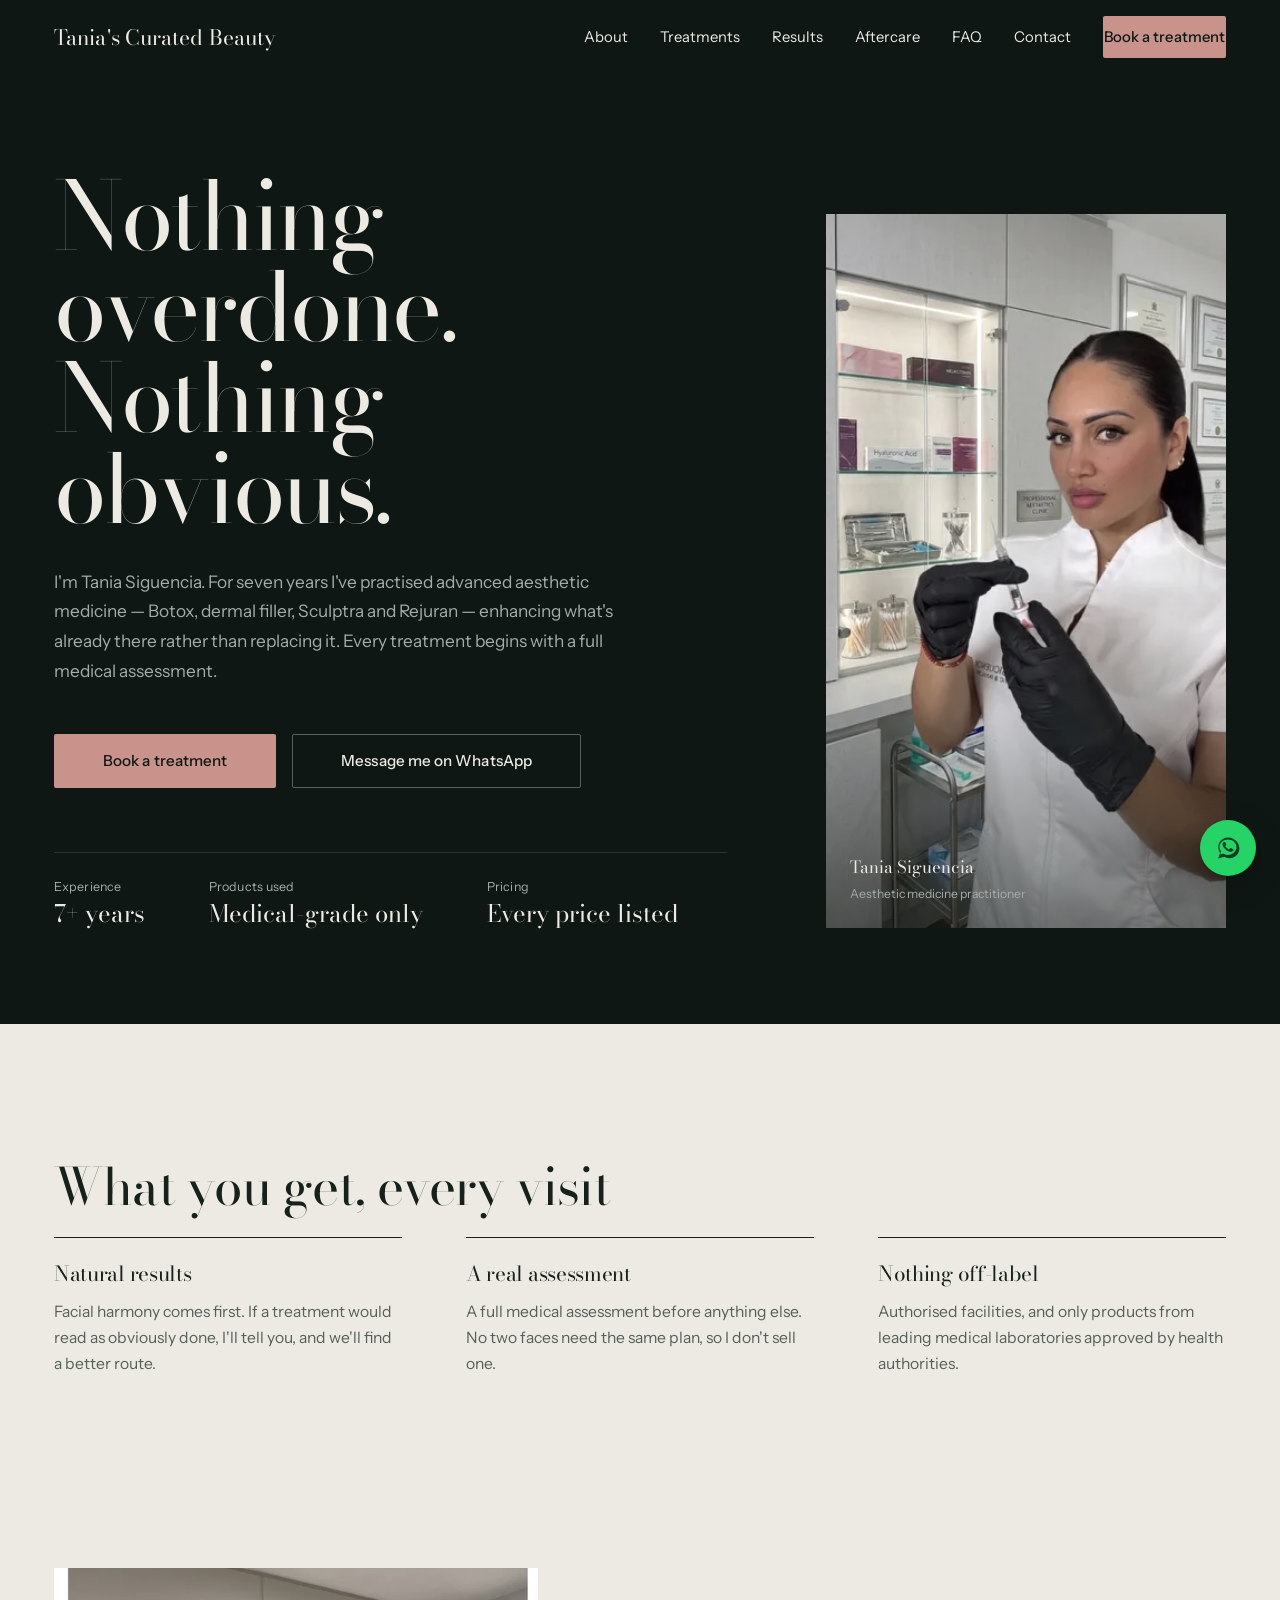
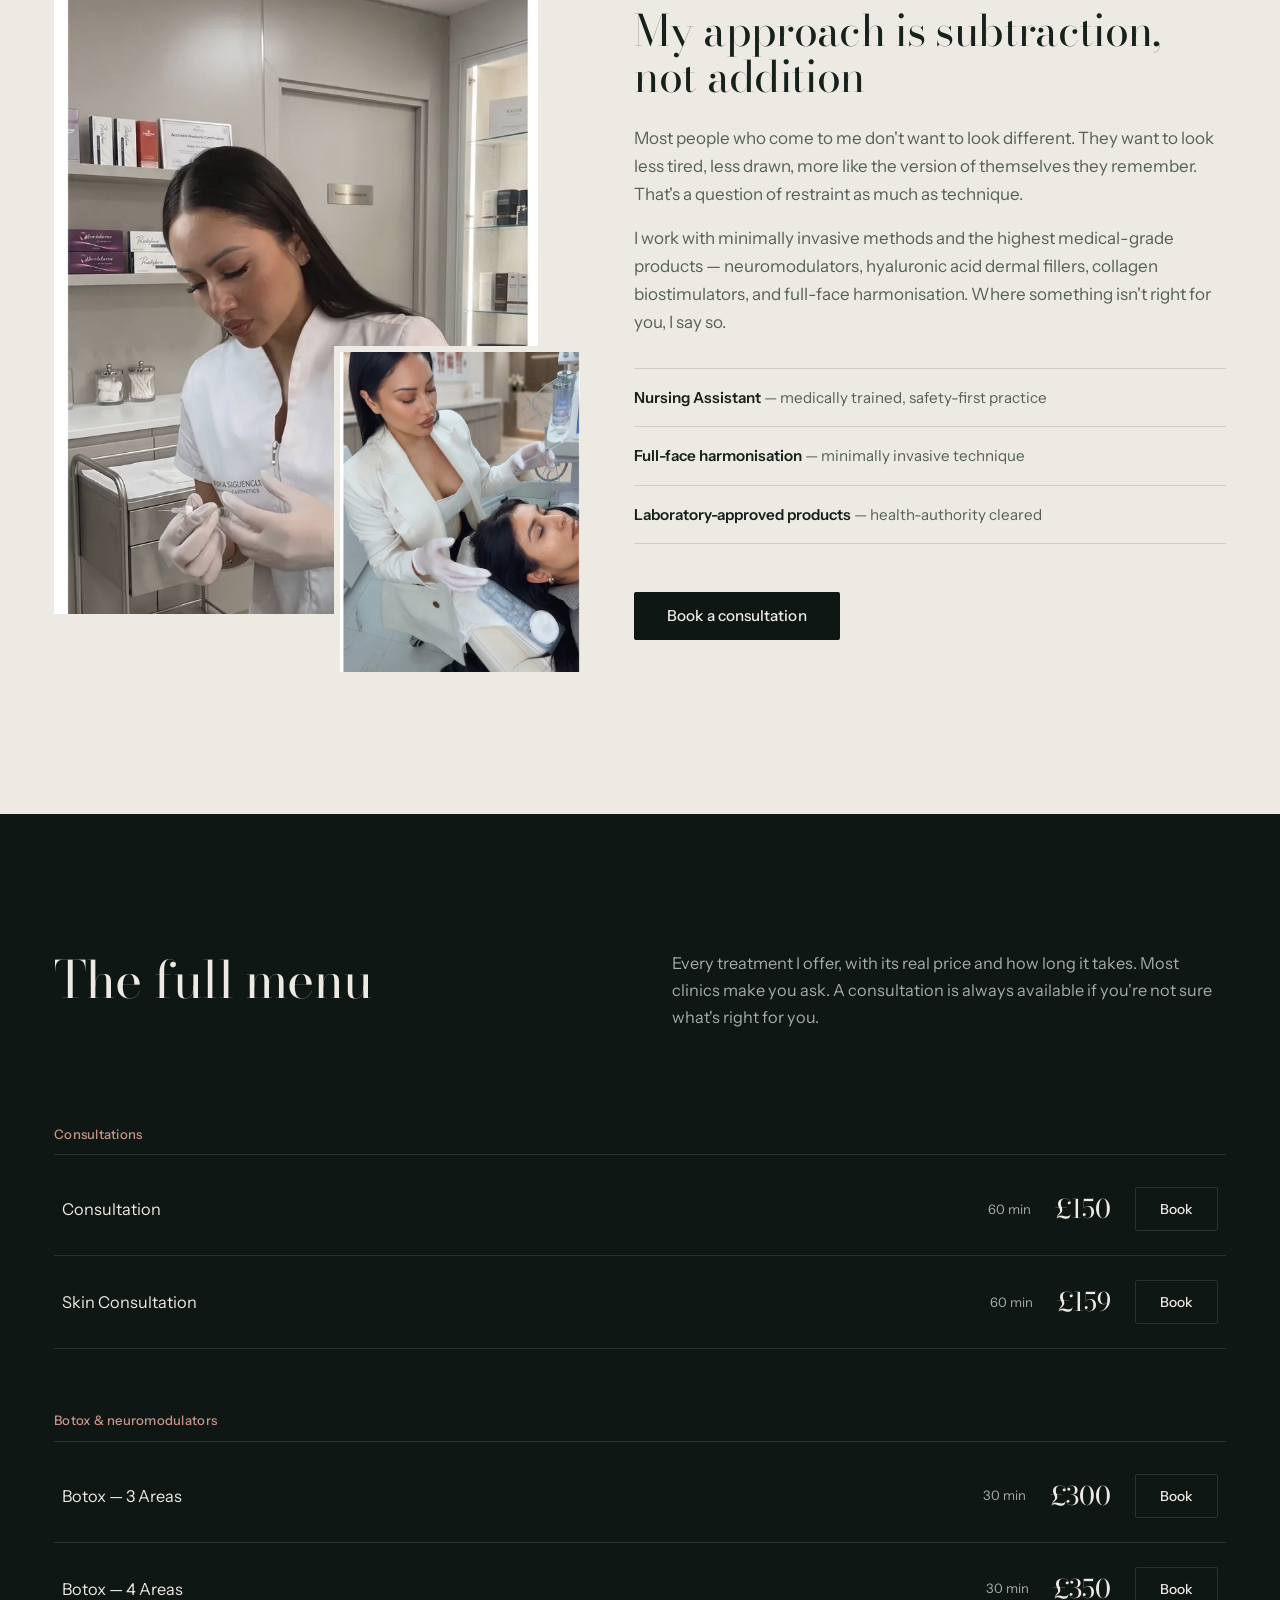
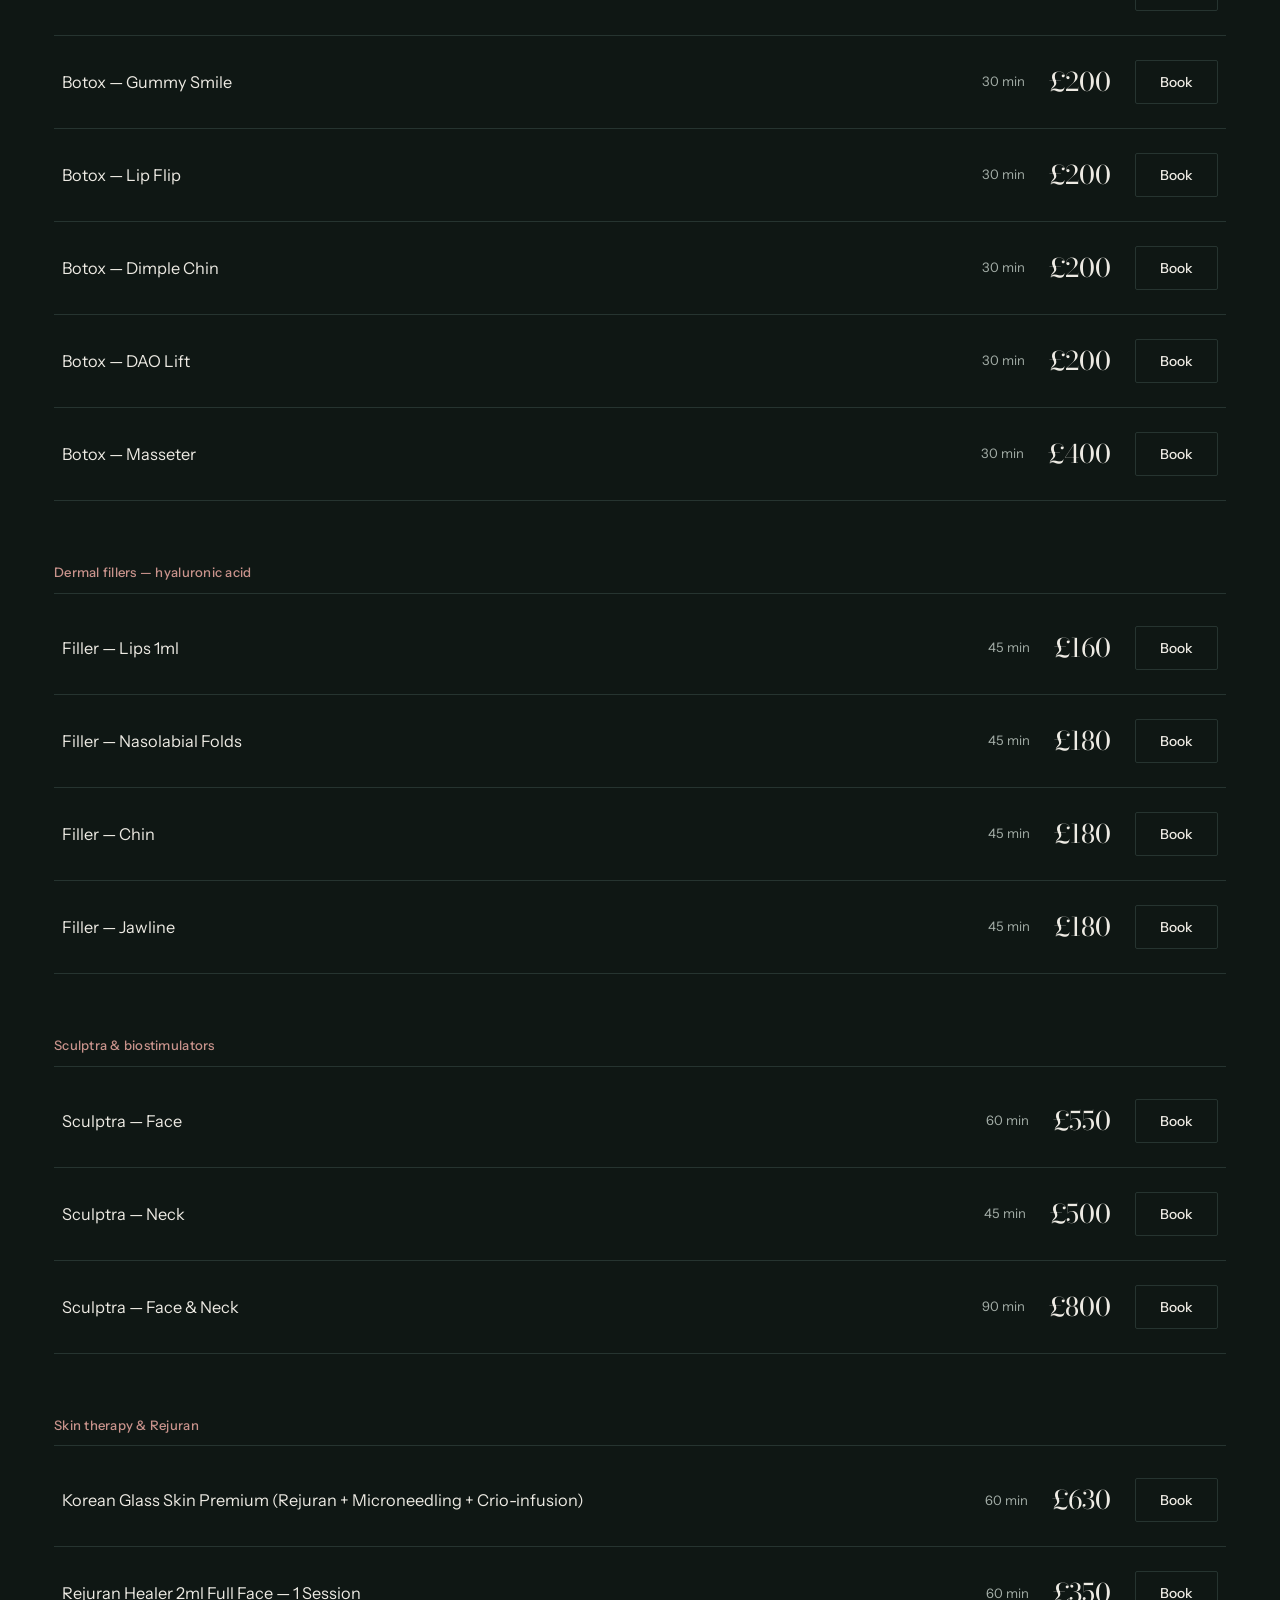
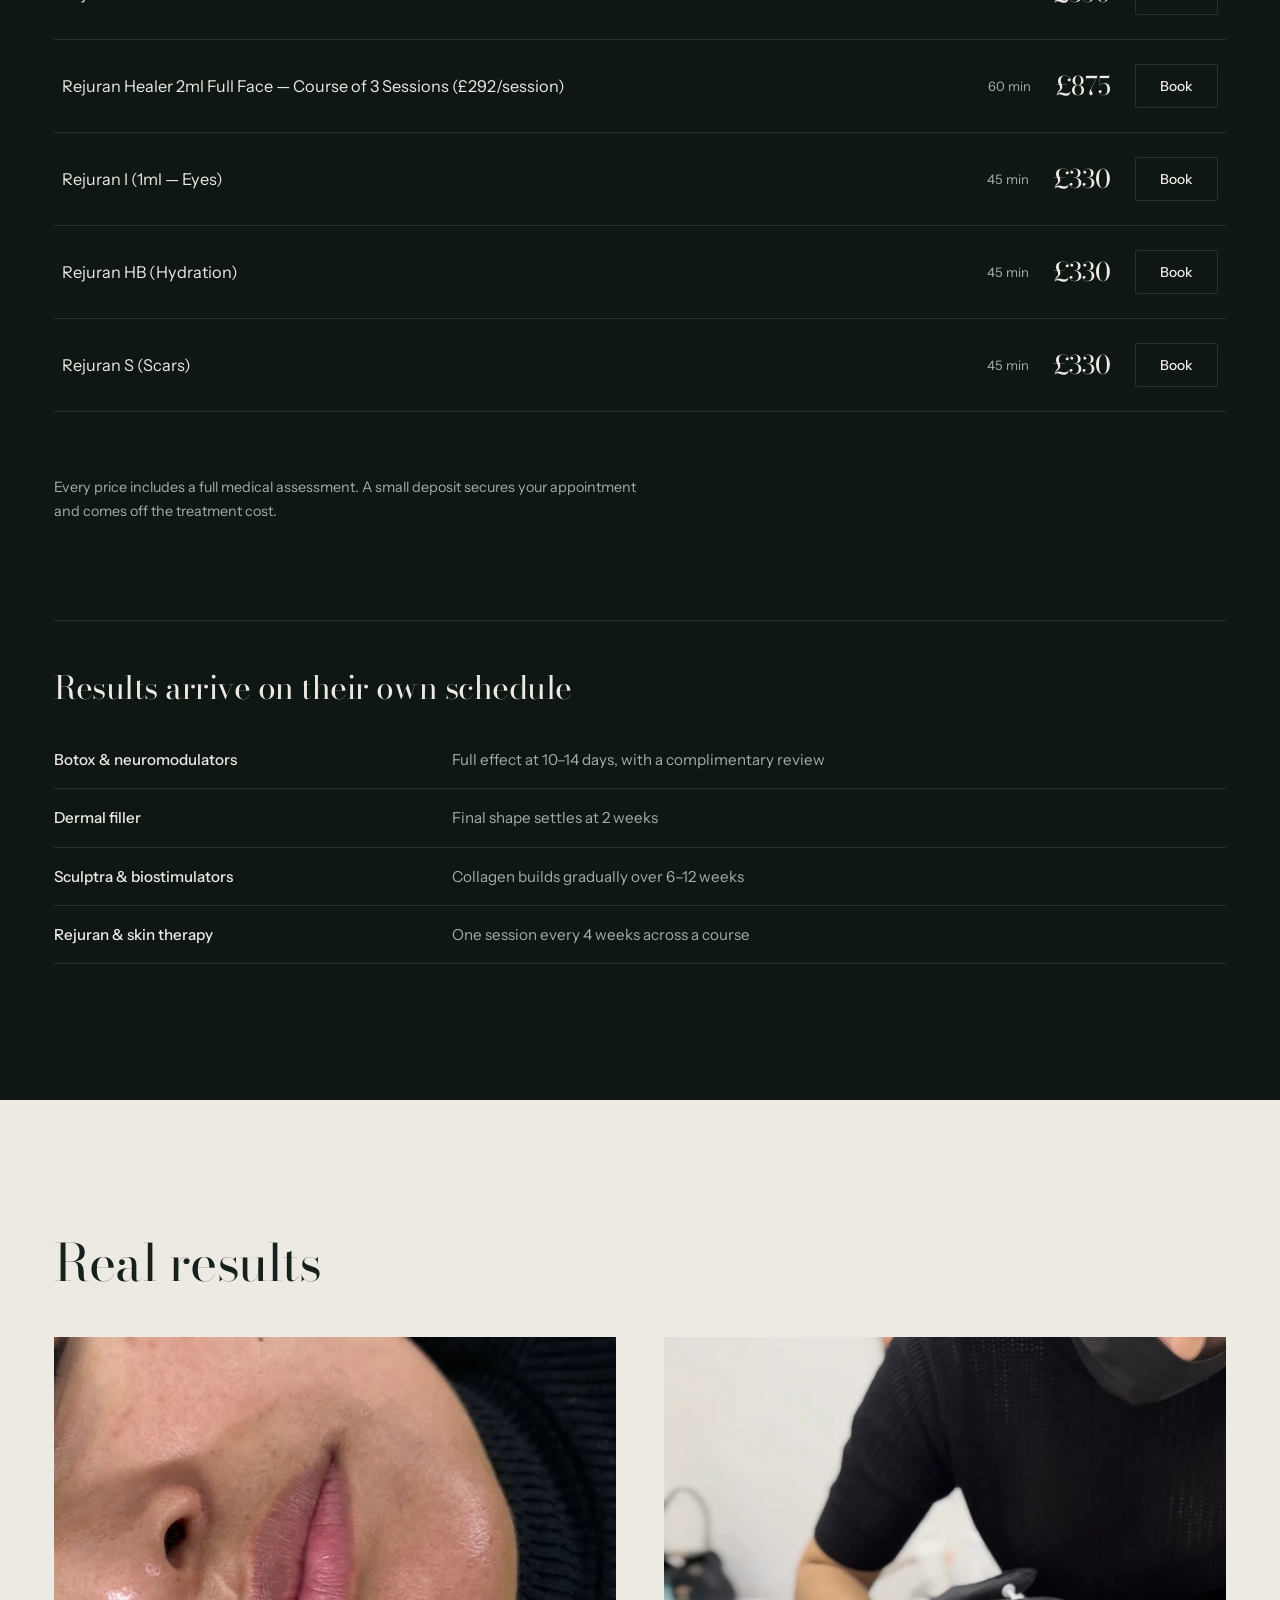
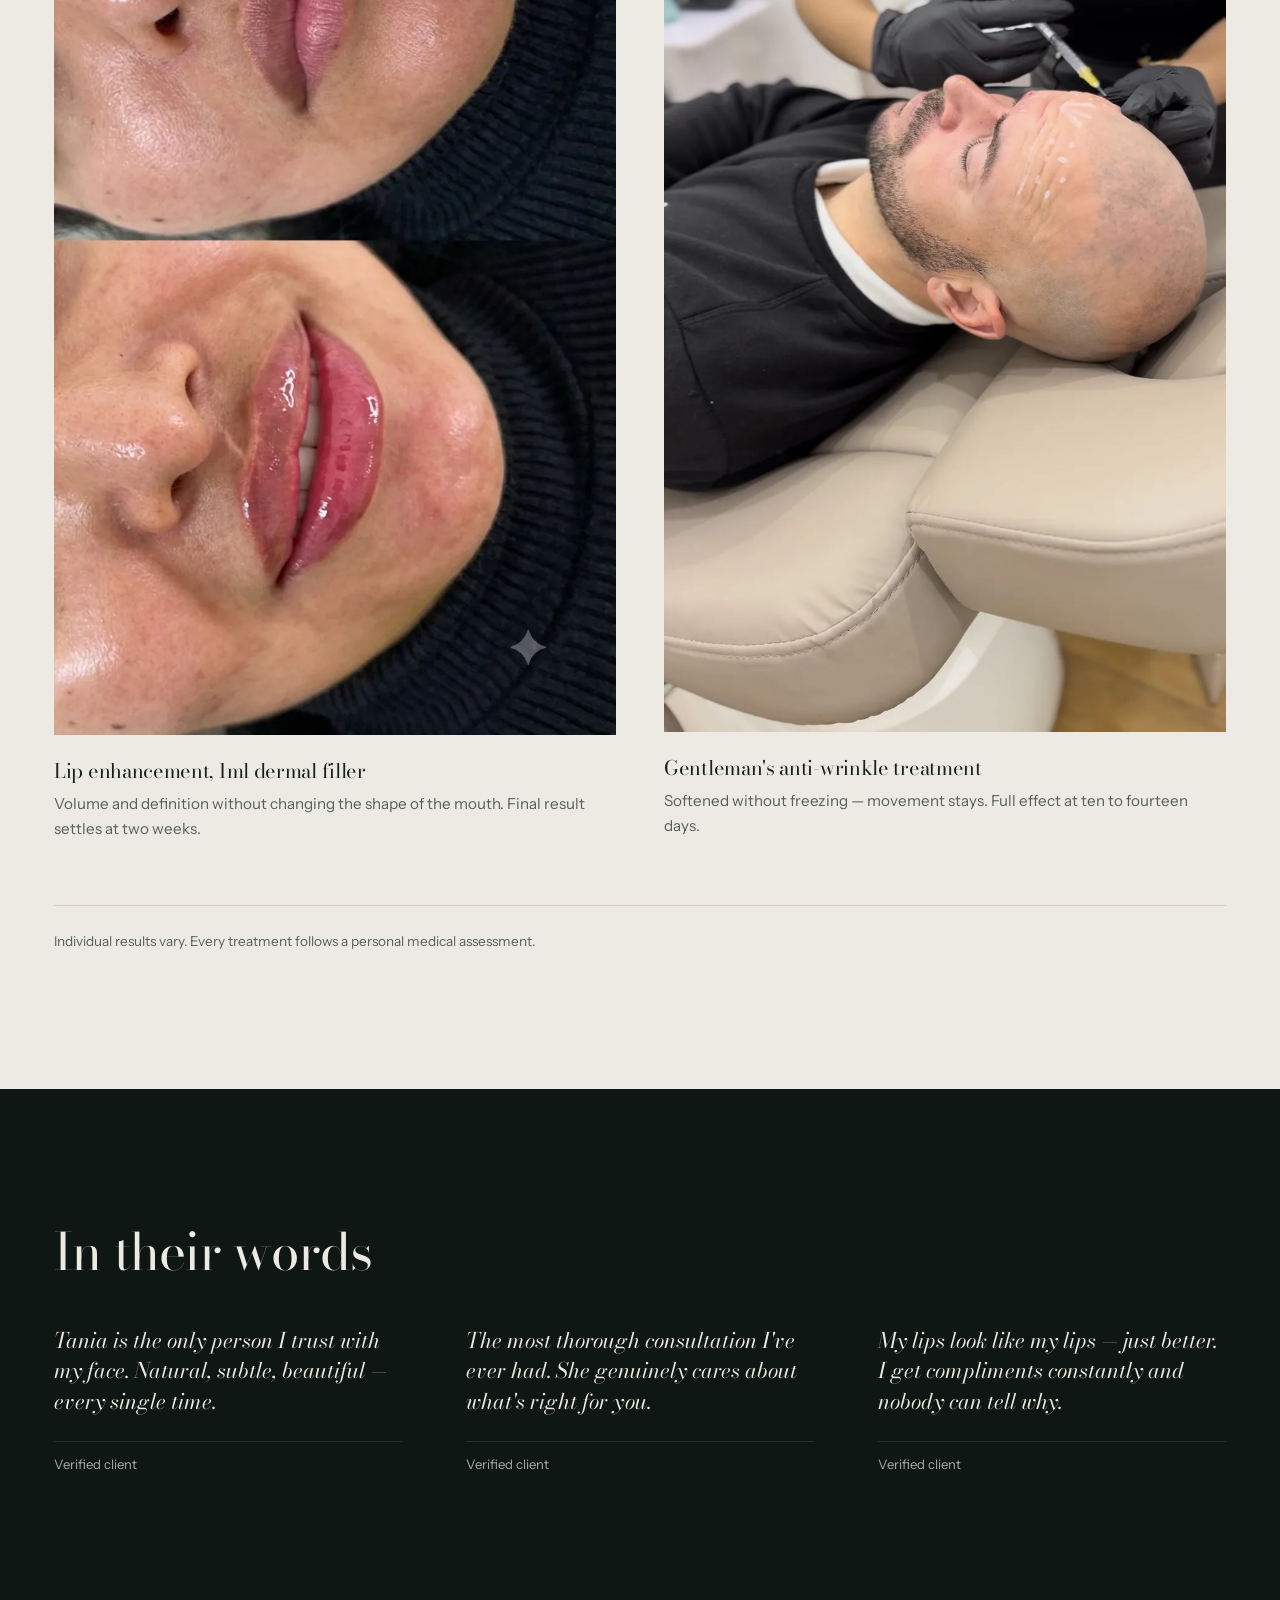
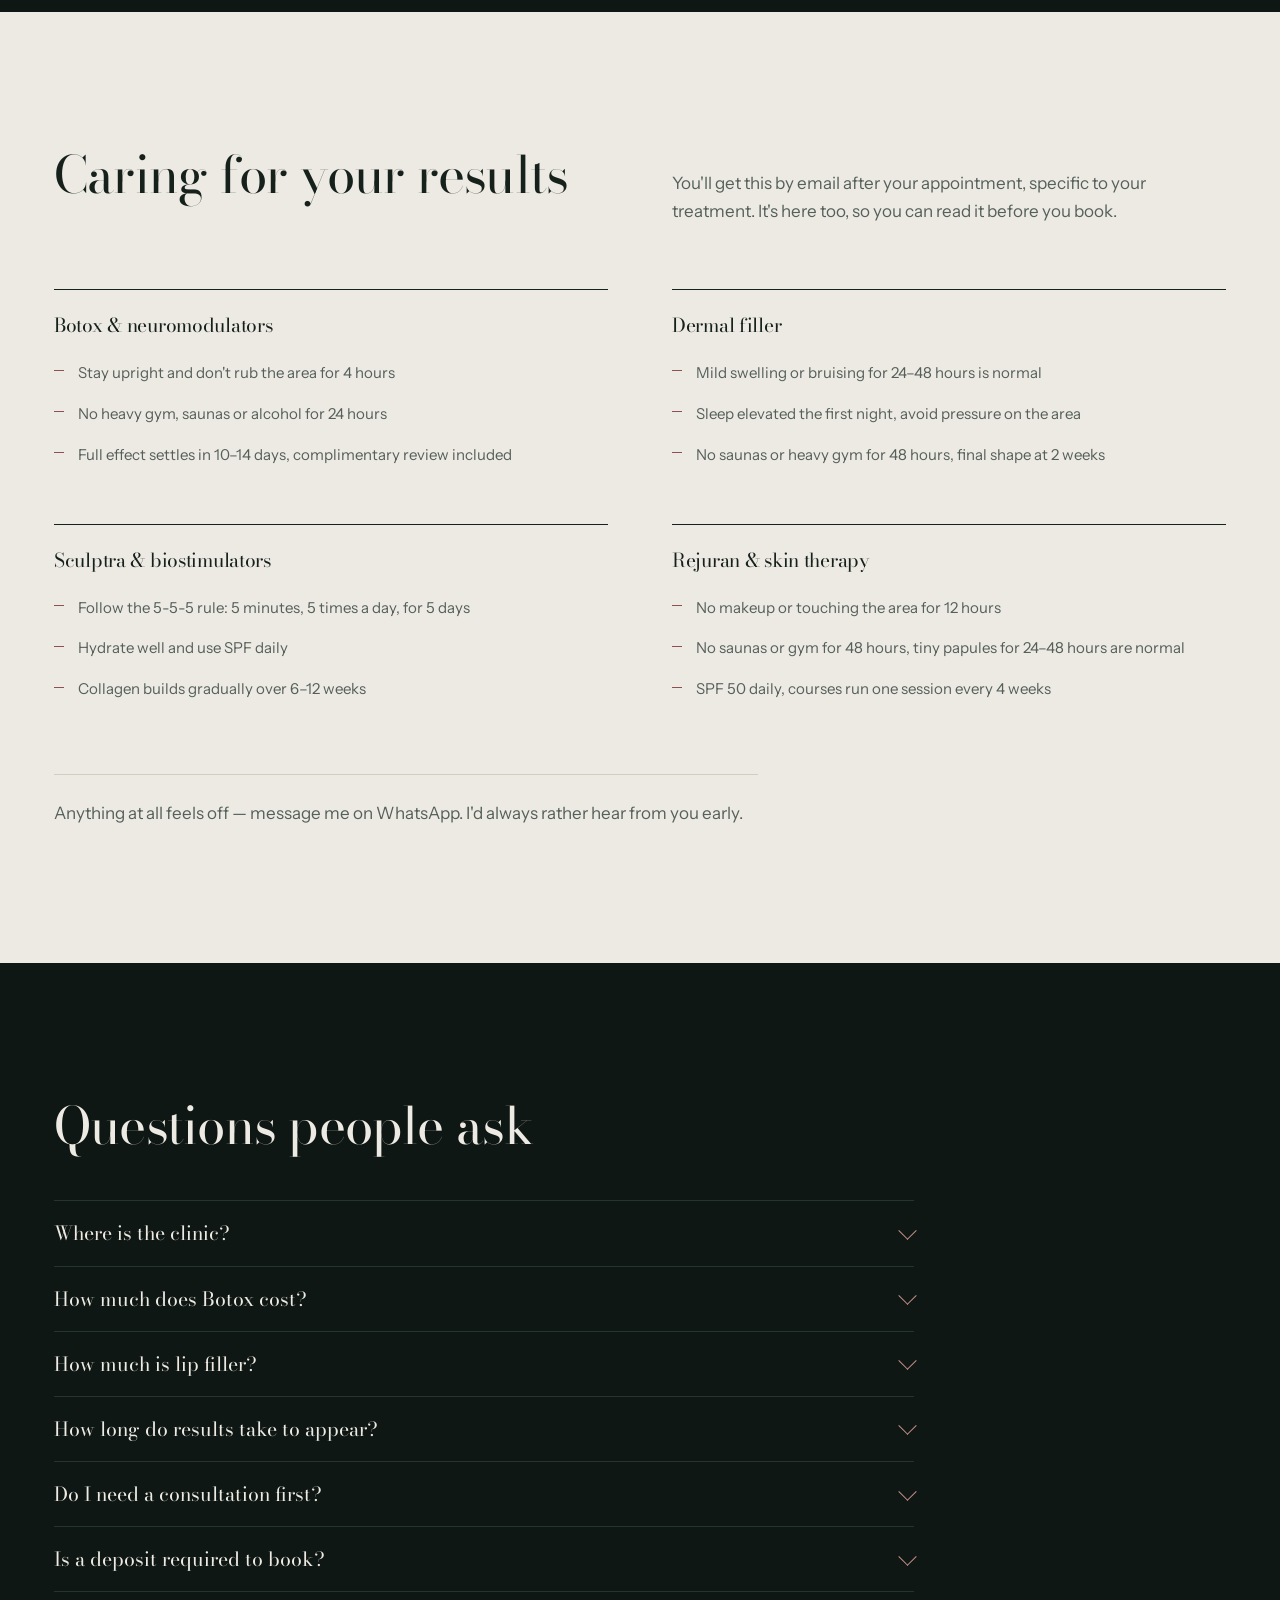
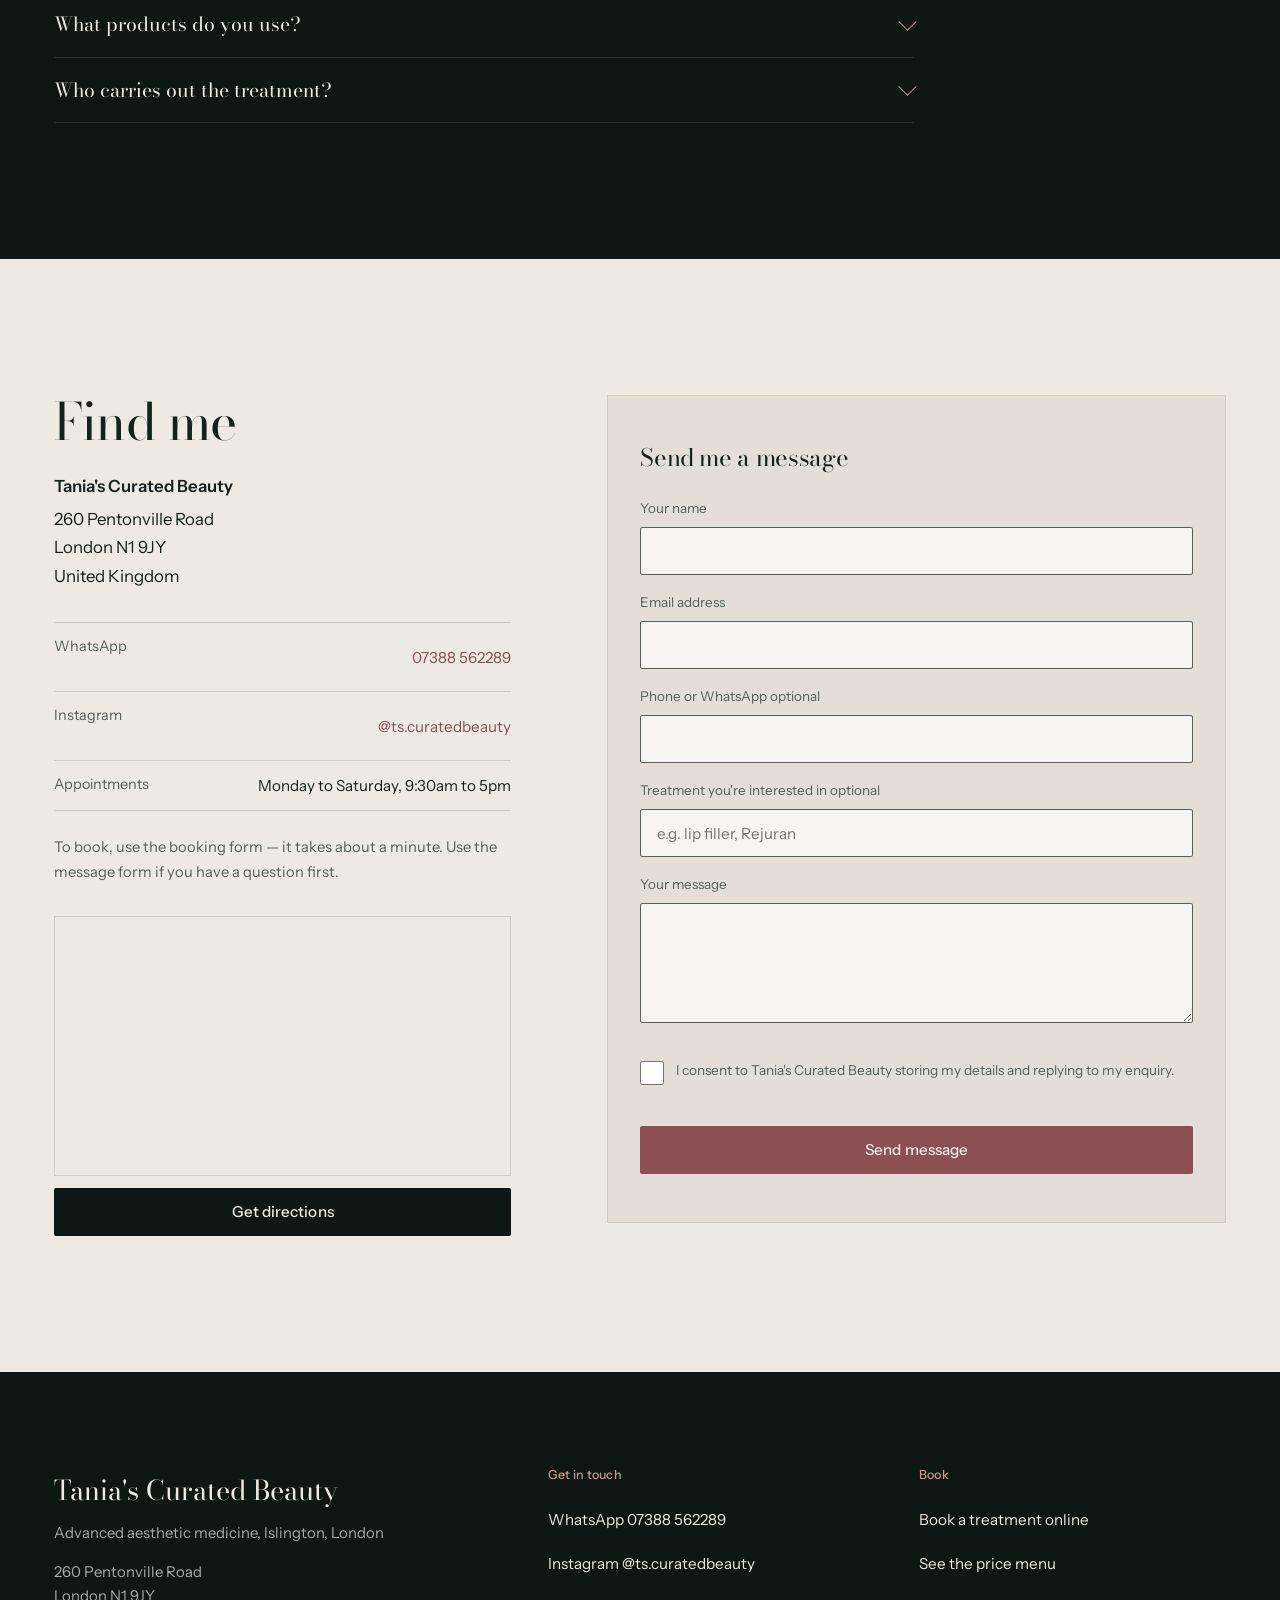
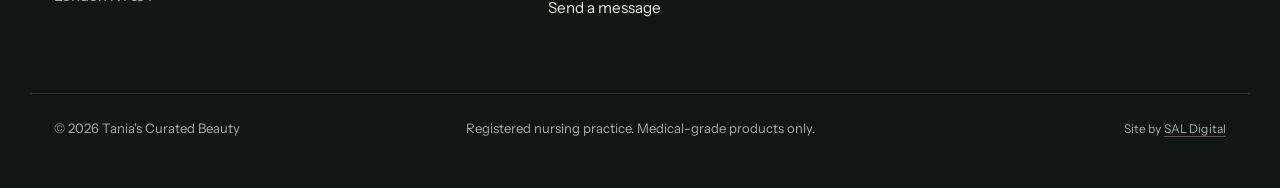
<file: index.html>
<!DOCTYPE html>
<html lang="en-GB">
<head>
<meta charset="UTF-8">
<meta name="viewport" content="width=device-width, initial-scale=1.0">
<title>Botox, Filler &amp; Rejuran in Islington, London | Tania's Curated Beauty</title>
<meta name="description" content="Advanced aesthetic medicine at 260 Pentonville Road, London N1 9JY. Botox from £200, lip filler from £160, Sculptra and Rejuran — every price listed, every treatment after a full medical assessment. Book online or on WhatsApp.">
<link rel="canonical" href="https://imsal007.github.io/ts.curatedbeauty/">
<meta name="theme-color" content="#0F1714">

<meta name="geo.region" content="GB-ISL">
<meta name="geo.placename" content="Islington, London">

<meta property="og:type" content="website">
<meta property="og:title" content="Botox, Filler &amp; Rejuran in Islington, London | Tania's Curated Beauty">
<meta property="og:description" content="Advanced aesthetic medicine at 260 Pentonville Road, London N1 9JY. Every price listed, every treatment after a full medical assessment.">
<meta property="og:url" content="https://imsal007.github.io/ts.curatedbeauty/">
<meta property="og:image" content="https://imsal007.github.io/ts.curatedbeauty/assets/tania-portrait.png">
<meta property="og:locale" content="en_GB">
<meta property="og:site_name" content="Tania's Curated Beauty">
<meta name="twitter:card" content="summary_large_image">

<link rel="icon" href="assets/favicon.svg" type="image/svg+xml">
<link rel="preconnect" href="https://fonts.googleapis.com">
<link rel="preconnect" href="https://fonts.gstatic.com" crossorigin>
<link href="https://fonts.googleapis.com/css2?family=Bodoni+Moda:ital,opsz,wght@0,6..96,400;0,6..96,500;1,6..96,400&family=Instrument+Sans:wght@400;500;600&display=swap" rel="stylesheet">
<link rel="stylesheet" href="styles.css">
</head>
<body>

<a class="skip-link" href="#main">Skip to content</a>

<!-- ============ MASTHEAD ============ -->
<header class="masthead" id="top">
  <div class="shell masthead-inner">
    <a href="#top" class="wordmark">Tania's Curated Beauty</a>
    <nav class="nav" id="mainNav" aria-label="Main">
      <a href="#about">About</a>
      <a href="#treatments">Treatments</a>
      <a href="#results">Results</a>
      <a href="#aftercare">Aftercare</a>
      <a href="#faq">FAQ</a>
      <a href="#contact-form">Contact</a>
      <a href="#" class="btn btn-accent nav-book" data-book="">Book a treatment</a>
    </nav>
    <button class="nav-toggle" id="navToggle" aria-label="Open menu" aria-expanded="false" aria-controls="mainNav">
      <span></span><span></span>
    </button>
  </div>
</header>

<main id="main">

<!-- ============ HERO ============ -->
<section class="hero">
  <div class="shell hero-grid">
    <div class="hero-copy">
      <h1 class="hero-title">Nothing overdone.<br>Nothing obvious.</h1>
      <p class="hero-lead">I'm Tania Siguencia. For seven years I've practised advanced aesthetic medicine — Botox, dermal filler, Sculptra and Rejuran — enhancing what's already there rather than replacing it. Every treatment begins with a full medical assessment.</p>
      <div class="hero-ctas">
        <a href="#" class="btn btn-accent btn-lg" data-book="">Book a treatment</a>
        <a href="https://wa.me/447388562289?text=Hi%20Tania%2C%20I%27d%20like%20to%20book%20a%20treatment." class="btn btn-quiet btn-lg" target="_blank" rel="noopener">Message me on WhatsApp</a>
      </div>
      <dl class="facts">
        <div class="fact">
          <dt>Experience</dt>
          <dd>7+ years</dd>
        </div>
        <div class="fact">
          <dt>Products used</dt>
          <dd>Medical-grade only</dd>
        </div>
        <div class="fact">
          <dt>Pricing</dt>
          <dd>Every price listed</dd>
        </div>
      </dl>
    </div>
    <figure class="hero-figure">
      <picture>
        <source srcset="assets/tania-portrait.webp" type="image/webp">
        <img src="assets/tania-portrait.png" width="359" height="640" alt="Tania Siguencia, aesthetic medicine practitioner" fetchpriority="high" decoding="async">
      </picture>
      <figcaption>Tania Siguencia<span>Aesthetic medicine practitioner</span></figcaption>
    </figure>
  </div>
</section>

<!-- ============ CREED ============ -->
<section class="creed">
  <div class="shell">
    <h2 class="sec-title">What you get, every visit</h2>
    <div class="creed-grid">
      <article class="creed-item">
        <h3>Natural results</h3>
        <p>Facial harmony comes first. If a treatment would read as obviously done, I'll tell you, and we'll find a better route.</p>
      </article>
      <article class="creed-item">
        <h3>A real assessment</h3>
        <p>A full medical assessment before anything else. No two faces need the same plan, so I don't sell one.</p>
      </article>
      <article class="creed-item">
        <h3>Nothing off-label</h3>
        <p>Authorised facilities, and only products from leading medical laboratories approved by health authorities.</p>
      </article>
    </div>
  </div>
</section>

<!-- ============ ABOUT ============ -->
<section class="about" id="about">
  <div class="shell about-grid">
    <div class="about-figures">
      <figure class="about-fig-main">
        <picture>
          <source srcset="assets/treatment-clinic.webp" type="image/webp">
          <img src="assets/treatment-clinic.png" width="704" height="1524" alt="Tania performing a facial rejuvenation treatment" loading="lazy" decoding="async">
        </picture>
      </figure>
      <figure class="about-fig-inset">
        <picture>
          <source srcset="assets/treatment-hydrafacial.webp" type="image/webp">
          <img src="assets/treatment-hydrafacial.png" width="704" height="1524" alt="An advanced skin treatment in progress" loading="lazy" decoding="async">
        </picture>
      </figure>
    </div>
    <div class="about-copy">
      <h2>My approach is subtraction, not addition</h2>
      <p>Most people who come to me don't want to look different. They want to look less tired, less drawn, more like the version of themselves they remember. That's a question of restraint as much as technique.</p>
      <p>I work with minimally invasive methods and the highest medical-grade products — neuromodulators, hyaluronic acid dermal fillers, collagen biostimulators, and full-face harmonisation. Where something isn't right for you, I say so.</p>
      <ul class="about-list">
        <li><strong>Nursing Assistant</strong> — medically trained, safety-first practice</li>
        <li><strong>Full-face harmonisation</strong> — minimally invasive technique</li>
        <li><strong>Laboratory-approved products</strong> — health-authority cleared</li>
      </ul>
      <a href="#" class="btn btn-ink" data-book="">Book a consultation</a>
    </div>
  </div>
</section>

<!-- ============ TREATMENTS ============ -->
<section class="menu-sec" id="treatments">
  <div class="shell">
    <div class="menu-head">
      <h2 class="sec-title">The full menu</h2>
      <p class="menu-intro">Every treatment I offer, with its real price and how long it takes. Most clinics make you ask. A consultation is always available if you're not sure what's right for you.</p>
    </div>

    <div class="treatment-group">
      <h3 class="group-title">Consultations</h3>
      <div class="menu" id="menu-consultations"></div>
    </div>

    <div class="treatment-group">
      <h3 class="group-title">Botox &amp; neuromodulators</h3>
      <div class="menu" id="menu-botox"></div>
    </div>

    <div class="treatment-group">
      <h3 class="group-title">Dermal fillers — hyaluronic acid</h3>
      <div class="menu" id="menu-fillers"></div>
    </div>

    <div class="treatment-group">
      <h3 class="group-title">Sculptra &amp; biostimulators</h3>
      <div class="menu" id="menu-sculptra"></div>
    </div>

    <div class="treatment-group">
      <h3 class="group-title">Skin therapy &amp; Rejuran</h3>
      <div class="menu" id="menu-skin"></div>
    </div>

    <p class="menu-note">Every price includes a full medical assessment. A small deposit secures your appointment and comes off the treatment cost.</p>

    <div class="settle">
      <h3 class="settle-title">Results arrive on their own schedule</h3>
      <table class="settle-table">
        <caption class="visually-hidden">How long each treatment takes to settle</caption>
        <tbody>
          <tr><th scope="row">Botox &amp; neuromodulators</th><td>Full effect at 10–14 days, with a complimentary review</td></tr>
          <tr><th scope="row">Dermal filler</th><td>Final shape settles at 2 weeks</td></tr>
          <tr><th scope="row">Sculptra &amp; biostimulators</th><td>Collagen builds gradually over 6–12 weeks</td></tr>
          <tr><th scope="row">Rejuran &amp; skin therapy</th><td>One session every 4 weeks across a course</td></tr>
        </tbody>
      </table>
    </div>
  </div>
</section>

<!-- ============ RESULTS ============ -->
<section class="results" id="results">
  <div class="shell">
    <h2 class="sec-title">Real results</h2>
    <div class="results-grid">
      <figure class="result">
        <picture>
          <source srcset="assets/lips-before-after.webp" type="image/webp">
          <img src="assets/lips-before-after.png" width="768" height="1364" alt="Lip enhancement before and after one millilitre of dermal filler" loading="lazy" decoding="async">
        </picture>
        <figcaption>
          <h3>Lip enhancement, 1ml dermal filler</h3>
          <p>Volume and definition without changing the shape of the mouth. Final result settles at two weeks.</p>
        </figcaption>
      </figure>
      <figure class="result">
        <picture>
          <source srcset="assets/treatment-botox-men.webp" type="image/webp">
          <img src="assets/treatment-botox-men.jpeg" width="900" height="1594" alt="A gentleman receiving an anti-wrinkle treatment" loading="lazy" decoding="async">
        </picture>
        <figcaption>
          <h3>Gentleman's anti-wrinkle treatment</h3>
          <p>Softened without freezing — movement stays. Full effect at ten to fourteen days.</p>
        </figcaption>
      </figure>
    </div>
    <p class="disclaimer">Individual results vary. Every treatment follows a personal medical assessment.</p>
  </div>
</section>

<!-- ============ VOICES ============ -->
<section class="voices" id="reviews">
  <div class="shell">
    <h2 class="sec-title">In their words</h2>
    <div class="voices-grid">
      <figure class="voice">
        <blockquote><p>Tania is the only person I trust with my face. Natural, subtle, beautiful — every single time.</p></blockquote>
        <figcaption>Verified client</figcaption>
      </figure>
      <figure class="voice">
        <blockquote><p>The most thorough consultation I've ever had. She genuinely cares about what's right for you.</p></blockquote>
        <figcaption>Verified client</figcaption>
      </figure>
      <figure class="voice">
        <blockquote><p>My lips look like my lips — just better. I get compliments constantly and nobody can tell why.</p></blockquote>
        <figcaption>Verified client</figcaption>
      </figure>
    </div>
  </div>
</section>

<!-- ============ AFTERCARE ============ -->
<section class="aftercare" id="aftercare">
  <div class="shell">
    <div class="aftercare-head">
      <h2 class="sec-title">Caring for your results</h2>
      <p>You'll get this by email after your appointment, specific to your treatment. It's here too, so you can read it before you book.</p>
    </div>
    <div class="aftercare-grid">
      <article class="care">
        <h3>Botox &amp; neuromodulators</h3>
        <ul>
          <li>Stay upright and don't rub the area for 4 hours</li>
          <li>No heavy gym, saunas or alcohol for 24 hours</li>
          <li>Full effect settles in 10–14 days, complimentary review included</li>
        </ul>
      </article>
      <article class="care">
        <h3>Dermal filler</h3>
        <ul>
          <li>Mild swelling or bruising for 24–48 hours is normal</li>
          <li>Sleep elevated the first night, avoid pressure on the area</li>
          <li>No saunas or heavy gym for 48 hours, final shape at 2 weeks</li>
        </ul>
      </article>
      <article class="care">
        <h3>Sculptra &amp; biostimulators</h3>
        <ul>
          <li>Follow the 5-5-5 rule: 5 minutes, 5 times a day, for 5 days</li>
          <li>Hydrate well and use SPF daily</li>
          <li>Collagen builds gradually over 6–12 weeks</li>
        </ul>
      </article>
      <article class="care">
        <h3>Rejuran &amp; skin therapy</h3>
        <ul>
          <li>No makeup or touching the area for 12 hours</li>
          <li>No saunas or gym for 48 hours, tiny papules for 24–48 hours are normal</li>
          <li>SPF 50 daily, courses run one session every 4 weeks</li>
        </ul>
      </article>
    </div>
    <p class="aftercare-note">Anything at all feels off — message me on WhatsApp. I'd always rather hear from you early.</p>
  </div>
</section>

<!-- ============ FAQ ============ -->
<section class="faq" id="faq">
  <div class="shell">
    <h2 class="sec-title">Questions people ask</h2>
    <div class="faq-list">
      <details class="faq-item">
        <summary>Where is the clinic?</summary>
        <p>260 Pentonville Road, London N1 9JY, in Islington. It's a short walk from King's Cross St Pancras and Angel stations.</p>
      </details>
      <details class="faq-item">
        <summary>How much does Botox cost?</summary>
        <p>Three areas is £300 and four areas is £350. Single-area treatments — gummy smile, lip flip, dimple chin, DAO lift — are £200 each, and masseter is £400. Every price includes a full medical assessment.</p>
      </details>
      <details class="faq-item">
        <summary>How much is lip filler?</summary>
        <p>Lips with 1ml of hyaluronic acid dermal filler is £160. Nasolabial folds, chin and jawline are £180 each.</p>
      </details>
      <details class="faq-item">
        <summary>How long do results take to appear?</summary>
        <p>Botox reaches full effect at 10 to 14 days, and a complimentary review is included. Dermal filler settles to its final shape at 2 weeks. Sculptra builds collagen gradually over 6 to 12 weeks. Rejuran courses run one session every 4 weeks.</p>
      </details>
      <details class="faq-item">
        <summary>Do I need a consultation first?</summary>
        <p>Every treatment begins with a full medical assessment, and that's included in the price. A standalone consultation is £150, or £159 for a skin consultation, if you'd rather talk things through before committing.</p>
      </details>
      <details class="faq-item">
        <summary>Is a deposit required to book?</summary>
        <p>Yes, a 20% deposit secures your appointment and comes off the cost of the treatment.</p>
      </details>
      <details class="faq-item">
        <summary>What products do you use?</summary>
        <p>Only medical-grade products from leading medical laboratories approved by health authorities, used in authorised facilities. Nothing off-label.</p>
      </details>
      <details class="faq-item">
        <summary>Who carries out the treatment?</summary>
        <p>Tania Siguencia, a medically trained Nursing Assistant with over seven years of experience in advanced, non-surgical facial rejuvenation.</p>
      </details>
    </div>
  </div>
</section>

<!-- ============ CONTACT ============ -->
<section class="contact-sec" id="contact-form">
  <div class="shell contact-grid">
    <div class="contact-info">
      <h2 class="sec-title">Find me</h2>
      <address class="clinic-address">
        <strong>Tania's Curated Beauty</strong>
        260 Pentonville Road<br>
        London N1 9JY<br>
        United Kingdom
      </address>
      <dl class="contact-lines">
        <div><dt>WhatsApp</dt><dd><a href="https://wa.me/447388562289" target="_blank" rel="noopener">07388 562289</a></dd></div>
        <div><dt>Instagram</dt><dd><a href="https://www.instagram.com/ts.curatedbeauty/" target="_blank" rel="noopener">@ts.curatedbeauty</a></dd></div>
        <div><dt>Appointments</dt><dd>Monday to Saturday, 9:30am to 5pm</dd></div>
      </dl>
      <p class="contact-note">To book, use the booking form — it takes about a minute. Use the message form if you have a question first.</p>

      <div class="map-wrap">
        <iframe
          class="map-frame"
          title="Map showing 260 Pentonville Road, London N1 9JY"
          src="https://www.openstreetmap.org/export/embed.html?bbox=-0.1244%2C51.5290%2C-0.1164%2C51.5330&amp;layer=mapnik&amp;marker=51.5310145%2C-0.1204451"
          loading="lazy"
          referrerpolicy="no-referrer-when-downgrade"></iframe>
        <a class="btn btn-ink map-cta"
           href="https://www.google.com/maps/search/?api=1&amp;query=260%20Pentonville%20Road%2C%20London%20N1%209JY"
           target="_blank" rel="noopener">Get directions</a>
      </div>
    </div>

    <form class="contact-form" id="contactForm" action="https://formspree.io/f/PASTE_YOUR_FORMSPREE_ID" method="POST">
      <h3>Send me a message</h3>

      <label class="field-label" for="cfName">Your name</label>
      <input class="field" type="text" id="cfName" name="name" autocomplete="name" required>

      <label class="field-label" for="cfEmail">Email address</label>
      <input class="field" type="email" id="cfEmail" name="email" autocomplete="email" inputmode="email" required>

      <label class="field-label" for="cfPhone">Phone or WhatsApp <span class="opt">optional</span></label>
      <input class="field" type="tel" id="cfPhone" name="phone" autocomplete="tel" inputmode="tel">

      <label class="field-label" for="cfTreatment">Treatment you're interested in <span class="opt">optional</span></label>
      <input class="field" type="text" id="cfTreatment" name="treatment" placeholder="e.g. lip filler, Rejuran">

      <label class="field-label" for="cfMessage">Your message</label>
      <textarea class="field" id="cfMessage" name="message" rows="4" required></textarea>

      <label class="gdpr-check">
        <input type="checkbox" id="cfConsent" name="consent" value="yes" required>
        <span>I consent to Tania's Curated Beauty storing my details and replying to my enquiry.</span>
      </label>

      <p class="form-status" id="cfStatus" role="status" aria-live="polite"></p>
      <button class="btn btn-accent btn-block" type="submit" id="cfSubmit">Send message</button>
    </form>
  </div>
</section>

</main>

<!-- ============ FOOTER ============ -->
<footer class="footer" id="contact">
  <div class="shell footer-grid">
    <div class="footer-brand-col">
      <p class="footer-wordmark">Tania's Curated Beauty</p>
      <p class="footer-tag">Advanced aesthetic medicine, Islington, London</p>
      <address class="footer-address">
        260 Pentonville Road<br>
        London N1 9JY
      </address>
    </div>
    <div class="footer-col">
      <h2>Get in touch</h2>
      <a href="https://wa.me/447388562289" target="_blank" rel="noopener">WhatsApp 07388 562289</a>
      <a href="https://www.instagram.com/ts.curatedbeauty/" target="_blank" rel="noopener">Instagram @ts.curatedbeauty</a>
      <a href="#contact-form">Send a message</a>
    </div>
    <div class="footer-col">
      <h2>Book</h2>
      <a href="#" data-book="">Book a treatment online</a>
      <a href="#treatments">See the price menu</a>
    </div>
  </div>
  <div class="shell footer-base">
    <p>© <span id="year"></span> Tania's Curated Beauty</p>
    <p>Registered nursing practice. Medical-grade products only.</p>
    <p class="footer-credit">Site by <a href="https://saldigital.co/" target="_blank" rel="noopener">SAL Digital</a></p>
  </div>
</footer>

<!-- ============ WHATSAPP ============ -->
<div class="wa" id="wa">
  <div class="wa-card" id="waCard" hidden>
    <div class="wa-card-head">
      <p class="wa-card-name">Tania's Curated Beauty</p>
      <button class="wa-card-close" id="waClose" aria-label="Close WhatsApp panel">
        <svg viewBox="0 0 24 24" width="16" height="16" aria-hidden="true" focusable="false"><path d="M5 5l14 14M19 5L5 19" stroke="currentColor" stroke-width="1.6" fill="none" stroke-linecap="round"/></svg>
      </button>
    </div>
    <p class="wa-card-msg">Hi, I'm Tania. Messages come straight to me — ask me anything about a treatment, or which one would suit you.</p>
    <a class="wa-card-cta" href="https://wa.me/447388562289?text=Hi%20Tania%2C%20I%27d%20like%20to%20ask%20about%20a%20treatment." target="_blank" rel="noopener">
      <svg viewBox="0 0 32 32" width="18" height="18" fill="currentColor" aria-hidden="true" focusable="false"><path d="M16 3C9.4 3 4 8.3 4 14.9c0 2.6.8 5 2.2 7L4 29l7.3-2.1c1.9 1 4 1.6 6.2 1.6h.5c6.6 0 12-5.3 12-11.9C30 8.3 22.6 3 16 3zm0 21.5c-1.9 0-3.7-.5-5.3-1.5l-.4-.2-4 1.2 1.2-3.9-.3-.4c-1.1-1.6-1.7-3.5-1.7-5.5C5.5 9.9 10.2 5.5 16 5.5S26.5 9.9 26.5 14.9 21.8 24.5 16 24.5zm5.8-7.3c-.3-.2-1.9-1-2.2-1.1-.3-.1-.5-.2-.7.2-.2.3-.8 1.1-1 1.3-.2.2-.4.2-.7.1-.3-.2-1.4-.5-2.6-1.6-1-.9-1.6-1.9-1.8-2.2-.2-.3 0-.5.1-.7l.5-.6c.2-.2.2-.4.3-.6.1-.2 0-.4 0-.6-.1-.2-.7-1.7-1-2.3-.3-.6-.5-.5-.7-.5h-.6c-.2 0-.6.1-.9.4-.3.3-1.1 1.1-1.1 2.7s1.2 3.1 1.3 3.3c.2.2 2.3 3.5 5.6 4.9.8.3 1.4.5 1.9.7.8.2 1.5.2 2.1.1.6-.1 1.9-.8 2.2-1.5.3-.8.3-1.4.2-1.5-.1-.2-.3-.3-.6-.4z"/></svg>
      Open WhatsApp
    </a>
  </div>
  <button class="wa-float" id="waToggle" aria-expanded="false" aria-controls="waCard" aria-label="Message Tania on WhatsApp">
    <svg class="wa-icon-chat" viewBox="0 0 32 32" width="26" height="26" fill="currentColor" aria-hidden="true" focusable="false"><path d="M16 3C9.4 3 4 8.3 4 14.9c0 2.6.8 5 2.2 7L4 29l7.3-2.1c1.9 1 4 1.6 6.2 1.6h.5c6.6 0 12-5.3 12-11.9C30 8.3 22.6 3 16 3zm0 21.5c-1.9 0-3.7-.5-5.3-1.5l-.4-.2-4 1.2 1.2-3.9-.3-.4c-1.1-1.6-1.7-3.5-1.7-5.5C5.5 9.9 10.2 5.5 16 5.5S26.5 9.9 26.5 14.9 21.8 24.5 16 24.5zm5.8-7.3c-.3-.2-1.9-1-2.2-1.1-.3-.1-.5-.2-.7.2-.2.3-.8 1.1-1 1.3-.2.2-.4.2-.7.1-.3-.2-1.4-.5-2.6-1.6-1-.9-1.6-1.9-1.8-2.2-.2-.3 0-.5.1-.7l.5-.6c.2-.2.2-.4.3-.6.1-.2 0-.4 0-.6-.1-.2-.7-1.7-1-2.3-.3-.6-.5-.5-.7-.5h-.6c-.2 0-.6.1-.9.4-.3.3-1.1 1.1-1.1 2.7s1.2 3.1 1.3 3.3c.2.2 2.3 3.5 5.6 4.9.8.3 1.4.5 1.9.7.8.2 1.5.2 2.1.1.6-.1 1.9-.8 2.2-1.5.3-.8.3-1.4.2-1.5-.1-.2-.3-.3-.6-.4z"/></svg>
    <svg class="wa-icon-close" viewBox="0 0 24 24" width="22" height="22" aria-hidden="true" focusable="false"><path d="M5 5l14 14M19 5L5 19" stroke="currentColor" stroke-width="1.8" fill="none" stroke-linecap="round"/></svg>
  </button>
</div>

<!-- ============ MOBILE BOOK BAR ============ -->
<div class="book-bar" id="bookBar">
  <div class="book-bar-text">
    <strong>Book a treatment</strong>
    <span>Consultations from £150</span>
  </div>
  <a href="#" class="btn btn-accent" data-book="">Choose a time</a>
</div>

<!-- ============ BOOKING MODAL ============ -->
<div class="modal-overlay" id="bookingModal" hidden>
  <div class="modal" role="dialog" aria-modal="true" aria-labelledby="modalHeading">
    <button class="modal-close" id="modalClose" aria-label="Close booking">
      <svg viewBox="0 0 24 24" width="20" height="20" aria-hidden="true" focusable="false"><path d="M5 5l14 14M19 5L5 19" stroke="currentColor" stroke-width="1.5" fill="none" stroke-linecap="round"/></svg>
    </button>

    <!-- Step 1: treatment -->
    <div class="booking-step" data-step="1">
      <p class="step-count">Step 1 of 4</p>
      <h2 class="step-title" id="modalHeading">Choose your treatment</h2>
      <label class="field-label" for="treatmentSelect">Treatment</label>
      <select id="treatmentSelect" class="field"></select>
      <button class="btn btn-accent btn-block" id="toStep2">Continue</button>
    </div>

    <!-- Step 2: date -->
    <div class="booking-step" data-step="2" hidden>
      <p class="step-count">Step 2 of 4</p>
      <h2 class="step-title">Pick a day</h2>
      <label class="field-label" for="dateInput">Preferred date</label>
      <input type="date" id="dateInput" class="field">
      <div class="step-nav">
        <button class="btn btn-ghost" data-back="1">Back</button>
        <button class="btn btn-accent" id="toStep3">Continue</button>
      </div>
    </div>

    <!-- Step 3: time -->
    <div class="booking-step" data-step="3" hidden>
      <p class="step-count">Step 3 of 4</p>
      <h2 class="step-title">Pick a time</h2>
      <div class="time-slots" id="timeSlots" role="group" aria-label="Available times"></div>
      <p class="slot-note" id="slotNote" role="status" aria-live="polite"></p>
      <div class="step-nav">
        <button class="btn btn-ghost" data-back="2">Back</button>
        <button class="btn btn-accent" id="toStep4" disabled>Continue</button>
      </div>
    </div>

    <!-- Step 4: details + GDPR -->
    <div class="booking-step" data-step="4" hidden>
      <p class="step-count">Step 4 of 4</p>
      <h2 class="step-title">Your details</h2>
      <div class="summary-pill" id="bookingSummary"></div>

      <label class="field-label" for="clientName">Full name <span aria-hidden="true">*</span></label>
      <input type="text" id="clientName" class="field" autocomplete="name" placeholder="Jane Smith" required>

      <label class="field-label" for="clientEmail">Email address <span aria-hidden="true">*</span></label>
      <input type="email" id="clientEmail" class="field" autocomplete="email" inputmode="email" placeholder="jane@example.com" required>

      <label class="field-label" for="clientPhone">Phone or WhatsApp <span class="opt">optional</span></label>
      <input type="tel" id="clientPhone" class="field" autocomplete="tel" inputmode="tel" placeholder="07000 000000">

      <label class="field-label" for="clientDob">Date of birth <span class="opt">optional, for your birthday treat</span></label>
      <input type="date" id="clientDob" class="field">

      <label class="field-label" for="referralCode">Friend's referral code <span class="opt">optional</span></label>
      <input type="text" id="referralCode" class="field" placeholder="e.g. JANE123">

      <label class="gdpr-check">
        <input type="checkbox" id="gdprConsent">
        <span>I consent to Tania's Curated Beauty storing my details and contacting me about my booking by email or WhatsApp.</span>
      </label>
      <p class="form-error" id="formError" role="alert" hidden></p>
      <div class="step-nav">
        <button class="btn btn-ghost" data-back="3">Back</button>
        <button class="btn btn-accent" id="submitBooking">Confirm booking</button>
      </div>
    </div>

    <!-- Success -->
    <div class="booking-step step-done" data-step="5" hidden>
      <div class="success-mark" aria-hidden="true">
        <svg viewBox="0 0 24 24" width="28" height="28"><path d="M4 12.5l5.5 5.5L20 7.5" stroke="currentColor" stroke-width="1.75" fill="none" stroke-linecap="round" stroke-linejoin="round"/></svg>
      </div>
      <h2 class="step-title">Booking received</h2>
      <p id="successText">Your appointment request is in. You'll get a confirmation email with your deposit link shortly. Once the deposit is paid, your appointment is fully confirmed.</p>
      <a class="btn btn-accent btn-block" id="payNow" hidden>Pay your deposit now</a>
      <a class="btn btn-accent btn-block" id="waContinue" target="_blank" rel="noopener">Continue on WhatsApp</a>
      <button class="btn btn-ghost btn-block" id="modalDone">Close</button>
    </div>
  </div>
</div>

<script type="application/ld+json">
{
  "@context": "https://schema.org",
  "@graph": [
    {
      "@type": ["MedicalBusiness", "HealthAndBeautyBusiness"],
      "@id": "https://imsal007.github.io/ts.curatedbeauty/#clinic",
      "name": "Tania's Curated Beauty",
      "description": "Advanced aesthetic medicine in Islington, London: Botox, hyaluronic acid dermal filler, Sculptra collagen biostimulator and Rejuran skin therapy, each preceded by a full medical assessment.",
      "url": "https://imsal007.github.io/ts.curatedbeauty/",
      "image": "https://imsal007.github.io/ts.curatedbeauty/assets/tania-portrait.png",
      "telephone": "+44-7388-562289",
      "priceRange": "£150-£875",
      "currenciesAccepted": "GBP",
      "medicalSpecialty": "Dermatology",
      "address": {
        "@type": "PostalAddress",
        "streetAddress": "260 Pentonville Road",
        "addressLocality": "London",
        "addressRegion": "Greater London",
        "postalCode": "N1 9JY",
        "addressCountry": "GB"
      },
      "geo": {
        "@type": "GeoCoordinates",
        "latitude": 51.5310145,
        "longitude": -0.1204451
      },
      "hasMap": "https://www.google.com/maps/search/?api=1&query=260%20Pentonville%20Road%2C%20London%20N1%209JY",
      "areaServed": [
        { "@type": "City", "name": "London" },
        { "@type": "AdministrativeArea", "name": "Islington" }
      ],
      "openingHoursSpecification": [{
        "@type": "OpeningHoursSpecification",
        "dayOfWeek": ["Monday","Tuesday","Wednesday","Thursday","Friday","Saturday"],
        "opens": "09:30",
        "closes": "17:00"
      }],
      "sameAs": ["https://www.instagram.com/ts.curatedbeauty/"],
      "founder": { "@type": "Person", "name": "Tania Siguencia", "jobTitle": "Nursing Assistant, aesthetic medicine practitioner" },
      "hasOfferCatalog": {
        "@type": "OfferCatalog",
        "name": "Treatments",
        "itemListElement": [
          { "@type": "Offer", "priceCurrency": "GBP", "price": "300", "itemOffered": { "@type": "Service", "name": "Botox — 3 areas" } },
          { "@type": "Offer", "priceCurrency": "GBP", "price": "350", "itemOffered": { "@type": "Service", "name": "Botox — 4 areas" } },
          { "@type": "Offer", "priceCurrency": "GBP", "price": "400", "itemOffered": { "@type": "Service", "name": "Botox — masseter" } },
          { "@type": "Offer", "priceCurrency": "GBP", "price": "160", "itemOffered": { "@type": "Service", "name": "Dermal filler — lips 1ml" } },
          { "@type": "Offer", "priceCurrency": "GBP", "price": "180", "itemOffered": { "@type": "Service", "name": "Dermal filler — jawline" } },
          { "@type": "Offer", "priceCurrency": "GBP", "price": "550", "itemOffered": { "@type": "Service", "name": "Sculptra — face" } },
          { "@type": "Offer", "priceCurrency": "GBP", "price": "630", "itemOffered": { "@type": "Service", "name": "Korean Glass Skin Premium" } },
          { "@type": "Offer", "priceCurrency": "GBP", "price": "350", "itemOffered": { "@type": "Service", "name": "Rejuran Healer 2ml full face" } },
          { "@type": "Offer", "priceCurrency": "GBP", "price": "150", "itemOffered": { "@type": "Service", "name": "Consultation" } }
        ]
      }
    },
    {
      "@type": "FAQPage",
      "@id": "https://imsal007.github.io/ts.curatedbeauty/#faq",
      "mainEntity": [
        { "@type": "Question", "name": "Where is the clinic?",
          "acceptedAnswer": { "@type": "Answer", "text": "260 Pentonville Road, London N1 9JY, in Islington. It is a short walk from King's Cross St Pancras and Angel stations." } },
        { "@type": "Question", "name": "How much does Botox cost?",
          "acceptedAnswer": { "@type": "Answer", "text": "Three areas is £300 and four areas is £350. Single-area treatments such as gummy smile, lip flip, dimple chin and DAO lift are £200 each, and masseter is £400. Every price includes a full medical assessment." } },
        { "@type": "Question", "name": "How much is lip filler?",
          "acceptedAnswer": { "@type": "Answer", "text": "Lips with 1ml of hyaluronic acid dermal filler is £160. Nasolabial folds, chin and jawline are £180 each." } },
        { "@type": "Question", "name": "How long do results take to appear?",
          "acceptedAnswer": { "@type": "Answer", "text": "Botox reaches full effect at 10 to 14 days, with a complimentary review included. Dermal filler settles to its final shape at 2 weeks. Sculptra builds collagen gradually over 6 to 12 weeks. Rejuran courses run one session every 4 weeks." } },
        { "@type": "Question", "name": "Do I need a consultation first?",
          "acceptedAnswer": { "@type": "Answer", "text": "Every treatment begins with a full medical assessment, included in the price. A standalone consultation is £150, or £159 for a skin consultation." } },
        { "@type": "Question", "name": "Is a deposit required to book?",
          "acceptedAnswer": { "@type": "Answer", "text": "Yes. A 20% deposit secures the appointment and comes off the cost of the treatment." } },
        { "@type": "Question", "name": "What products are used?",
          "acceptedAnswer": { "@type": "Answer", "text": "Only medical-grade products from leading medical laboratories approved by health authorities, used in authorised facilities." } },
        { "@type": "Question", "name": "Who carries out the treatment?",
          "acceptedAnswer": { "@type": "Answer", "text": "Tania Siguencia, a medically trained Nursing Assistant with over seven years of experience in advanced, non-surgical facial rejuvenation." } }
      ]
    }
  ]
}
</script>

<script src="treatments-data.js"></script>
<script src="app.js"></script>
</body>
</html>
</file>
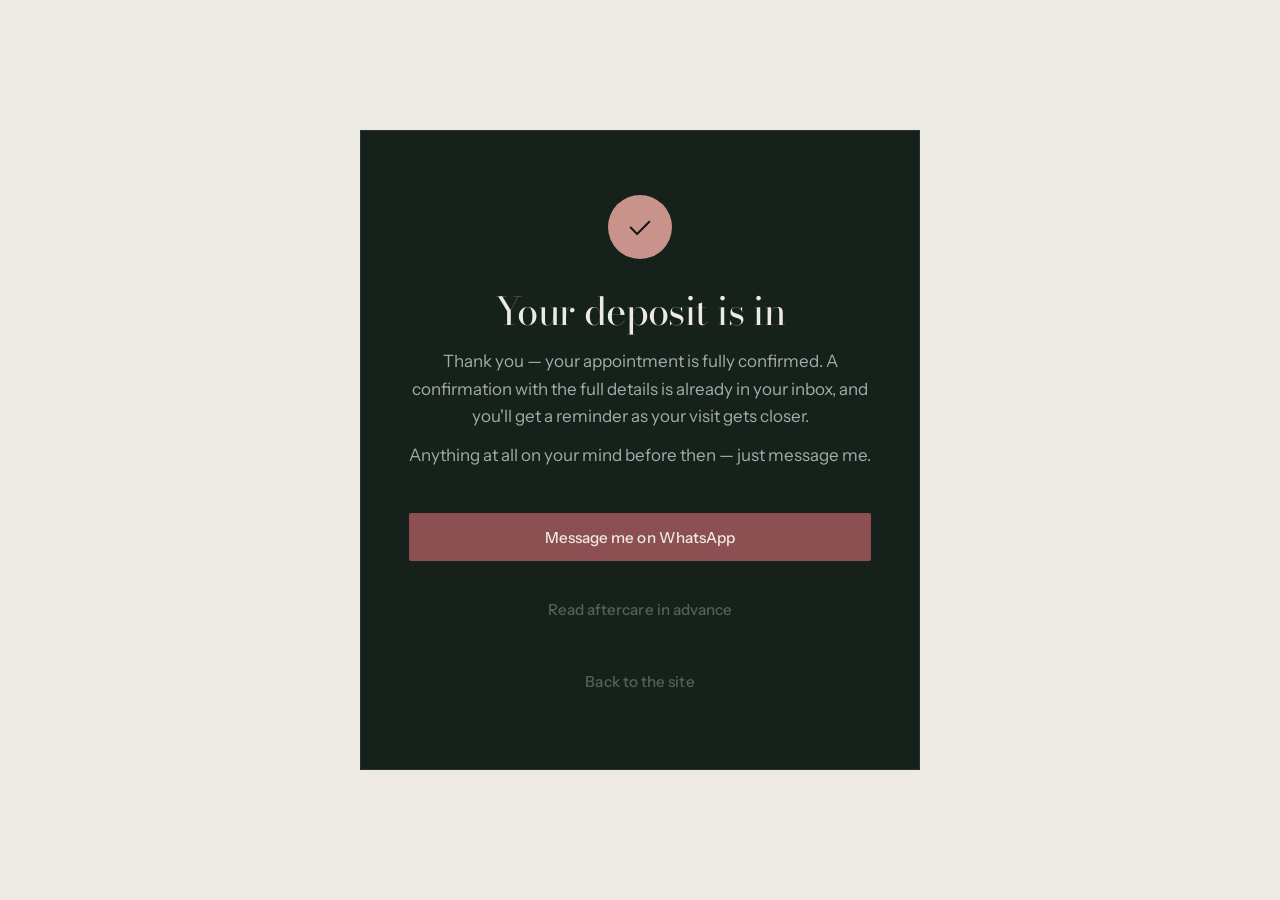
<file: thank-you.html>
<!DOCTYPE html>
<html lang="en-GB">
<head>
<meta charset="UTF-8">
<meta name="viewport" content="width=device-width, initial-scale=1.0">
<title>Deposit received — Tania's Curated Beauty</title>
<meta name="robots" content="noindex">
<meta name="theme-color" content="#0F1714">
<link rel="icon" href="assets/favicon.svg" type="image/svg+xml">
<link rel="preconnect" href="https://fonts.googleapis.com">
<link rel="preconnect" href="https://fonts.gstatic.com" crossorigin>
<link href="https://fonts.googleapis.com/css2?family=Bodoni+Moda:ital,opsz,wght@0,6..96,400;0,6..96,500;1,6..96,400&family=Instrument+Sans:wght@400;500;600&display=swap" rel="stylesheet">
<link rel="stylesheet" href="styles.css">
<style>
  /* This page only ever needs a centred card — everything else the main
     stylesheet defines (nav, hero, menu…) is simply unused here rather than
     duplicated, so a design change to one automatically matches the other. */
  body{min-height:100dvh;display:flex;align-items:center;justify-content:center;padding:var(--s6)}
  .ty-card{
    max-width:560px;width:100%;background:var(--ink-raise);color:var(--on-ink);
    border:1px solid var(--ink-line);padding:var(--s8) var(--s7);text-align:center;
  }
  .ty-mark{
    width:64px;height:64px;margin:0 auto var(--s6);border-radius:50%;
    background:var(--blush);color:var(--ink);display:flex;align-items:center;justify-content:center;
  }
  .ty-card h1{font-family:var(--display);font-size:2.4rem;margin-bottom:var(--s4)}
  .ty-card p{color:var(--on-ink-dim);line-height:1.6;margin-bottom:var(--s3)}
  .ty-actions{display:flex;flex-direction:column;gap:var(--s3);margin-top:var(--s6)}
</style>
</head>
<body>

<div class="ty-card">
  <div class="ty-mark" aria-hidden="true">
    <svg viewBox="0 0 24 24" width="28" height="28"><path d="M4 12.5l5.5 5.5L20 7.5" stroke="currentColor" stroke-width="1.75" fill="none" stroke-linecap="round" stroke-linejoin="round"/></svg>
  </div>
  <h1>Your deposit is in</h1>
  <p>Thank you — your appointment is fully confirmed. A confirmation with the full details is already in your inbox, and you'll get a reminder as your visit gets closer.</p>
  <p>Anything at all on your mind before then — just message me.</p>
  <div class="ty-actions">
    <a class="btn btn-accent btn-block" href="https://wa.me/447388562289?text=Hi%20Tania%2C%20I%27ve%20just%20paid%20my%20deposit.">Message me on WhatsApp</a>
    <a class="btn btn-ghost btn-block" href="index.html#aftercare">Read aftercare in advance</a>
    <a class="btn btn-ghost btn-block" href="index.html">Back to the site</a>
  </div>
</div>

</body>
</html>
</file>
<file: styles.css>
/* =========================================================
   Tania's Curated Beauty
   Editorial dark-luxury system.
   Ground: surgical green-black. Relief: cool porcelain.
   One accent hue (blush) in two tints, light-on-dark and dark-on-light.
   ========================================================= */

:root{
  /* Ground */
  --ink:        #0F1714;
  --ink-raise:  #16211C;
  --ink-line:   #263430;

  /* Relief */
  --bone:       #EDEAE3;
  --bone-2:     #E3DFD6;
  --bone-line:  #D3CDC1;

  /* Accent — one hue, two tints for the two grounds */
  --blush:      #C9938C;   /* on dark  */
  --blush-deep: #8C4F52;   /* on light */

  /* Text */
  --on-ink:      #EDEAE3;
  --on-ink-dim:  #A3ADA7;
  --on-bone:     #16211C;
  --on-bone-dim: #55605A;

  --danger: #8E3B32;

  --display: 'Bodoni Moda', 'Didot', 'Times New Roman', serif;
  --body:    'Instrument Sans', system-ui, -apple-system, 'Segoe UI', sans-serif;

  /* Spacing scale */
  --s1:4px; --s2:8px; --s3:12px; --s4:16px; --s5:24px;
  --s6:32px; --s7:48px; --s8:64px; --s9:96px; --s10:136px;

  --masthead-h: 74px;
  --shell: 1220px;
  --ease: cubic-bezier(.22,.61,.36,1);
}

*{margin:0;padding:0;box-sizing:border-box}
[hidden]{display:none!important}

html{
  scroll-behavior:smooth;
  /* WCAG 2.2 — keep focused elements clear of the sticky masthead */
  scroll-padding-top:calc(var(--masthead-h) + var(--s5));
}

body{
  font-family:var(--body);
  font-size:17px;
  line-height:1.65;
  color:var(--on-bone);
  background:var(--bone);
  -webkit-font-smoothing:antialiased;
  text-rendering:optimizeLegibility;
}

img{max-width:100%;display:block;height:auto}

.shell{max-width:var(--shell);margin:0 auto;padding:0 var(--s5)}

.visually-hidden{
  position:absolute;width:1px;height:1px;overflow:hidden;
  clip:rect(0 0 0 0);clip-path:inset(50%);white-space:nowrap;
}

.skip-link{
  position:absolute;left:var(--s4);top:-100px;z-index:200;
  background:var(--ink);color:var(--on-ink);
  padding:var(--s3) var(--s5);border-radius:2px;text-decoration:none;
  font-size:.9rem;transition:top .2s var(--ease);
}
.skip-link:focus{top:var(--s4)}

/* ---------- Typography ---------- */
h1,h2,h3{font-family:var(--display);font-weight:400;letter-spacing:-.015em;line-height:1.08}

.hero-title{
  font-size:clamp(2.9rem,7.4vw,6rem);
  line-height:.96;
  letter-spacing:-.025em;
}

.sec-title{
  font-size:clamp(1.9rem,4.2vw,3.2rem);
  line-height:1.04;
  margin-bottom:var(--s5);
}

h3{font-size:1.3rem;line-height:1.2}

p{max-width:64ch}

/* ---------- Buttons ---------- */
.btn{
  display:inline-flex;align-items:center;justify-content:center;
  min-height:48px;padding:0 var(--s6);
  font-family:var(--body);font-size:.95rem;font-weight:500;
  letter-spacing:.005em;text-decoration:none;cursor:pointer;
  border:1px solid transparent;border-radius:2px;
  transition:background .22s var(--ease),color .22s var(--ease),border-color .22s var(--ease);
}
.btn-lg{min-height:54px;padding:0 var(--s7)}
.btn-block{display:flex;width:100%;margin-top:var(--s3)}

/* default accent sits on the light ground */
.btn-accent{background:var(--blush-deep);color:var(--bone)}
.btn-accent:hover{background:#763F42}

/* on the dark ground the accent flips to the light tint */
.masthead .btn-accent,
.hero .btn-accent,
.menu-sec .btn-accent,
.voices .btn-accent,
.footer .btn-accent,
.book-bar .btn-accent,
.modal .btn-accent{background:var(--blush);color:var(--ink)}
.masthead .btn-accent:hover,
.hero .btn-accent:hover,
.menu-sec .btn-accent:hover,
.voices .btn-accent:hover,
.footer .btn-accent:hover,
.book-bar .btn-accent:hover,
.modal .btn-accent:hover{background:#D9A79F}

.btn-quiet{border-color:rgba(237,234,227,.34);color:var(--on-ink)}
.btn-quiet:hover{border-color:var(--on-ink);background:rgba(237,234,227,.07)}

.btn-ink{background:var(--ink);color:var(--on-ink)}
.btn-ink:hover{background:var(--ink-raise)}

.btn-ghost{background:none;color:var(--on-bone-dim);padding:0 var(--s4)}
.btn-ghost:hover{color:var(--on-bone)}
.modal .btn-ghost{color:var(--on-ink-dim)}
.modal .btn-ghost:hover{color:var(--on-ink)}

.btn:disabled{opacity:.36;cursor:not-allowed}

/* ---------- Focus ---------- */
:focus-visible{outline:2px solid var(--blush-deep);outline-offset:3px}
.hero :focus-visible,.menu-sec :focus-visible,.voices :focus-visible,
.footer :focus-visible,.masthead :focus-visible,.modal :focus-visible,
.book-bar :focus-visible{outline-color:var(--blush)}

/* ---------- Masthead ---------- */
.masthead{
  position:sticky;top:0;z-index:60;
  background:var(--ink);
  border-bottom:1px solid transparent;
  transition:border-color .3s var(--ease);
}
.masthead.is-stuck{border-bottom-color:var(--ink-line)}
.masthead-inner{display:flex;align-items:center;justify-content:space-between;height:var(--masthead-h);gap:var(--s5)}

.wordmark{
  display:inline-flex;align-items:center;min-height:44px;
  font-family:var(--display);font-size:1.32rem;letter-spacing:.005em;
  color:var(--on-ink);text-decoration:none;white-space:nowrap;
}

.nav{display:flex;align-items:center;gap:var(--s6)}
.nav a{
  color:var(--on-ink);text-decoration:none;font-size:.925rem;
  padding:var(--s2) 0;position:relative;transition:color .2s var(--ease);
}
.nav a:not(.btn)::after{
  content:"";position:absolute;left:0;right:0;bottom:0;height:1px;
  background:var(--blush);transform:scaleX(0);transform-origin:left;
  transition:transform .28s var(--ease);
}
.nav a:not(.btn):hover::after{transform:scaleX(1)}
.nav-book{min-height:42px;padding:0 var(--s5)}

.nav-toggle{
  display:none;width:44px;height:44px;background:none;border:none;
  cursor:pointer;flex-direction:column;justify-content:center;gap:5px;align-items:center;
}
.nav-toggle span{display:block;width:22px;height:1px;background:var(--on-ink);transition:transform .3s var(--ease),opacity .2s var(--ease)}
.nav-toggle[aria-expanded="true"] span:first-child{transform:translateY(3px) rotate(45deg)}
.nav-toggle[aria-expanded="true"] span:last-child{transform:translateY(-3px) rotate(-45deg)}

/* ---------- Hero ---------- */
.hero{background:var(--ink);color:var(--on-ink);overflow:hidden}
.hero-grid{
  display:grid;grid-template-columns:1.25fr .75fr;
  gap:var(--s9);align-items:end;
  padding-top:var(--s9);padding-bottom:var(--s9);
}
.hero-lead{
  margin-top:var(--s6);max-width:50ch;
  color:var(--on-ink-dim);font-size:1.08rem;line-height:1.72;
}
.hero-ctas{display:flex;gap:var(--s4);flex-wrap:wrap;margin-top:var(--s7)}

.facts{
  display:flex;gap:var(--s8);flex-wrap:wrap;
  margin-top:var(--s8);padding-top:var(--s5);
  border-top:1px solid var(--ink-line);
}
.fact dt{font-size:.78rem;color:var(--on-ink-dim);letter-spacing:.01em;margin-bottom:var(--s1)}
.fact dd{font-family:var(--display);font-size:1.5rem;color:var(--on-ink);line-height:1.1}

.hero-figure{position:relative;max-width:400px;justify-self:end;width:100%}
.hero-figure img{width:100%;filter:grayscale(.18) contrast(1.04)}
.hero-figure::after{
  content:"";position:absolute;inset:0;pointer-events:none;
  background:linear-gradient(to top,rgba(15,23,20,.55),transparent 42%);
}
.hero-figure figcaption{
  position:absolute;left:var(--s5);bottom:var(--s5);z-index:1;
  font-family:var(--display);font-size:1.05rem;color:var(--on-ink);
}
.hero-figure figcaption span{
  display:block;font-family:var(--body);font-size:.76rem;
  color:var(--on-ink-dim);margin-top:2px;
}

/* One orchestrated entrance — the only non-user-triggered motion on the page */
.hero-copy > *,.hero-figure{animation:rise .85s var(--ease) both}
.hero-title{animation-delay:.05s}
.hero-lead{animation-delay:.16s}
.hero-ctas{animation-delay:.25s}
.facts{animation-delay:.34s}
.hero-figure{animation-delay:.2s}
@keyframes rise{from{opacity:0;transform:translateY(18px)}to{opacity:1;transform:none}}

/* ---------- Creed ---------- */
.creed{background:var(--bone);padding:var(--s10) 0 var(--s9)}
.creed-grid{display:grid;grid-template-columns:repeat(3,1fr);gap:var(--s8)}
.creed-item{border-top:1px solid var(--on-bone);padding-top:var(--s5)}
.creed-item h3{margin-bottom:var(--s3)}
.creed-item p{color:var(--on-bone-dim);font-size:.98rem}

/* ---------- About ---------- */
.about{background:var(--bone);padding:var(--s9) 0 var(--s10)}
.about-grid{display:grid;grid-template-columns:.9fr 1.1fr;gap:var(--s9);align-items:center}
.about-figures{position:relative;padding-bottom:var(--s8)}
.about-fig-main img{aspect-ratio:3/4;object-fit:cover;object-position:center 22%;filter:grayscale(.12)}
.about-fig-inset{
  position:absolute;right:calc(var(--s7) * -1);bottom:0;width:52%;
  border:6px solid var(--bone);
}
.about-fig-inset img{aspect-ratio:3/4;object-fit:cover;filter:grayscale(.12)}
.about-copy h2{font-size:clamp(1.8rem,3.4vw,2.7rem);margin-bottom:var(--s5)}
.about-copy p{color:var(--on-bone-dim);margin-bottom:var(--s4)}
.about-list{list-style:none;margin:var(--s6) 0 var(--s7)}
.about-list li{
  padding:var(--s4) 0;border-top:1px solid var(--bone-line);
  font-size:.95rem;color:var(--on-bone-dim);
}
.about-list li:last-child{border-bottom:1px solid var(--bone-line)}
.about-list strong{color:var(--on-bone);font-weight:600}

/* ---------- Treatment menu (the centrepiece) ---------- */
.menu-sec{background:var(--ink);color:var(--on-ink);padding:var(--s10) 0}
.menu-head{
  display:grid;grid-template-columns:1fr 1fr;gap:var(--s8);
  align-items:end;margin-bottom:var(--s9);
}
.menu-intro{color:var(--on-ink-dim);font-size:1.02rem}

.treatment-group{margin-bottom:var(--s8)}
.group-title{
  font-family:var(--body);font-weight:500;font-size:.82rem;
  letter-spacing:.02em;color:var(--blush);
  padding-bottom:var(--s3);margin-bottom:var(--s2);
  border-bottom:1px solid var(--ink-line);
}
.menu{display:flex;flex-direction:column}

.menu-row{
  display:grid;grid-template-columns:1fr auto auto auto;
  gap:var(--s5);align-items:center;
  padding:var(--s5) var(--s2);
  border-bottom:1px solid var(--ink-line);
  transition:background .2s var(--ease),opacity .5s var(--ease),transform .5s var(--ease);
  transition-delay:0s,calc(var(--i,0) * 45ms),calc(var(--i,0) * 45ms);
  opacity:0;transform:translateY(14px);
}
.menu.is-in .menu-row{opacity:1;transform:none}
.menu-row:hover{background:var(--ink-raise)}
.menu-name{font-size:1.02rem;line-height:1.35;color:var(--on-ink)}
.menu-duration{font-size:.82rem;color:var(--on-ink-dim);white-space:nowrap}
.menu-price{
  font-family:var(--display);font-size:1.6rem;
  color:var(--on-ink);white-space:nowrap;font-variant-numeric:lining-nums;
}
/* Quiet by default so the prices carry the weight, not 22 filled buttons */
.menu-sec .menu-book{
  min-height:44px;padding:0 var(--s5);font-size:.86rem;
  background:none;color:var(--on-ink);border-color:var(--ink-line);
}
.menu-sec .menu-book:hover{background:var(--blush);color:var(--ink);border-color:var(--blush)}

.menu-note{
  color:var(--on-ink-dim);font-size:.9rem;
  margin-top:var(--s7);max-width:60ch;
}

.settle{margin-top:var(--s9);border-top:1px solid var(--ink-line);padding-top:var(--s7)}
.settle-title{font-size:clamp(1.4rem,2.6vw,2rem);margin-bottom:var(--s5)}
.settle-table{width:100%;border-collapse:collapse}
.settle-table th,.settle-table td{
  text-align:left;padding:var(--s4) 0;
  border-bottom:1px solid var(--ink-line);vertical-align:top;
}
.settle-table th{font-weight:500;font-size:.95rem;color:var(--on-ink);width:34%;padding-right:var(--s5)}
.settle-table td{font-size:.95rem;color:var(--on-ink-dim)}

/* ---------- Results ---------- */
.results{background:var(--bone);padding:var(--s10) 0}
.results-grid{display:grid;grid-template-columns:repeat(2,1fr);gap:var(--s7);margin-top:var(--s7)}
.result{
  opacity:0;transform:translateY(18px);
  transition:opacity .6s var(--ease),transform .6s var(--ease);
}
.results-grid.is-in .result{opacity:1;transform:none}
.results-grid.is-in .result:nth-child(2){transition-delay:.13s}
/* No forced ratio: a before/after composite must never be cropped.
   The two source images are within 0.4% of the same ratio, so they align anyway. */
.result picture{display:block;overflow:hidden}
.result img{width:100%;transition:transform .8s var(--ease)}
.result:hover img{transform:scale(1.035)}
.result figcaption{padding-top:var(--s5)}
.result h3{font-size:1.25rem;margin-bottom:var(--s2)}
.result p{color:var(--on-bone-dim);font-size:.95rem}
.disclaimer{
  margin-top:var(--s8);padding-top:var(--s5);
  border-top:1px solid var(--bone-line);
  color:var(--on-bone-dim);font-size:.85rem;max-width:none;
}

/* ---------- Voices ---------- */
.voices{background:var(--ink);color:var(--on-ink);padding:var(--s10) 0}
.voices-grid{display:grid;grid-template-columns:repeat(3,1fr);gap:var(--s8);margin-top:var(--s7)}
.voice blockquote p{
  font-family:var(--display);font-style:italic;
  font-size:1.34rem;line-height:1.42;color:var(--on-ink);
}
.voice figcaption{
  margin-top:var(--s5);padding-top:var(--s3);
  border-top:1px solid var(--ink-line);
  font-size:.82rem;color:var(--on-ink-dim);
}

/* ---------- Aftercare ---------- */
.aftercare{background:var(--bone);padding:var(--s10) 0}
.aftercare-head{
  display:grid;grid-template-columns:1fr 1fr;gap:var(--s8);
  align-items:end;margin-bottom:var(--s8);
}
.aftercare-head p{color:var(--on-bone-dim)}
.aftercare-grid{display:grid;grid-template-columns:repeat(2,1fr);gap:var(--s7) var(--s8)}
.care{border-top:1px solid var(--on-bone);padding-top:var(--s5)}
.care h3{font-size:1.2rem;margin-bottom:var(--s4)}
.care ul{list-style:none}
.care li{
  position:relative;padding:var(--s2) 0 var(--s2) var(--s5);
  color:var(--on-bone-dim);font-size:.94rem;
}
.care li::before{
  content:"";position:absolute;left:0;top:calc(var(--s2) + .62em);
  width:10px;height:1px;background:var(--blush-deep);
}
.aftercare-note{
  margin-top:var(--s8);padding-top:var(--s5);
  border-top:1px solid var(--bone-line);color:var(--on-bone-dim);
}

/* ---------- FAQ ---------- */
.faq{background:var(--ink);color:var(--on-ink);padding:var(--s10) 0}
.faq-list{max-width:860px;margin-top:var(--s7);border-top:1px solid var(--ink-line)}
.faq-item{border-bottom:1px solid var(--ink-line)}
.faq-item summary{
  display:flex;align-items:center;justify-content:space-between;gap:var(--s5);
  min-height:64px;padding:var(--s4) 0;cursor:pointer;
  font-family:var(--display);font-size:1.22rem;color:var(--on-ink);
  list-style:none;
}
.faq-item summary::-webkit-details-marker{display:none}
.faq-item summary::after{
  content:"";flex-shrink:0;width:12px;height:12px;
  border-right:1px solid var(--blush);border-bottom:1px solid var(--blush);
  transform:rotate(45deg) translate(-2px,-2px);
  transition:transform .26s var(--ease);
}
.faq-item[open] summary::after{transform:rotate(225deg) translate(-2px,-2px)}
.faq-item p{
  padding:0 0 var(--s5);max-width:70ch;
  color:var(--on-ink-dim);font-size:.98rem;
}

/* ---------- Contact ---------- */
.contact-sec{background:var(--bone);padding:var(--s10) 0}
.contact-grid{display:grid;grid-template-columns:.85fr 1.15fr;gap:var(--s9);align-items:start}
.clinic-address{
  font-style:normal;font-size:1.05rem;line-height:1.7;
  color:var(--on-bone);margin-bottom:var(--s6);
}
.clinic-address strong{display:block;font-weight:600;margin-bottom:var(--s1)}
.contact-lines{border-top:1px solid var(--bone-line)}
.contact-lines > div{
  display:flex;justify-content:space-between;gap:var(--s4);
  padding:var(--s3) 0;border-bottom:1px solid var(--bone-line);
}
.contact-lines dt{color:var(--on-bone-dim);font-size:.9rem}
.contact-lines dd{font-size:.95rem;text-align:right}
.contact-lines a{
  display:inline-flex;align-items:center;min-height:44px;
  color:var(--blush-deep);text-decoration:none;
}
.contact-lines a:hover{text-decoration:underline}
.contact-note{margin-top:var(--s5);color:var(--on-bone-dim);font-size:.92rem}

/* Map: OpenStreetMap rather than a Google embed — no third-party cookies,
   so no consent banner is needed on a site taking health enquiries. */
.map-wrap{margin-top:var(--s6)}
.map-frame{
  display:block;width:100%;height:260px;border:1px solid var(--bone-line);
  filter:grayscale(.35) contrast(1.02);
}
.map-cta{margin-top:var(--s3);width:100%}

.contact-form{
  background:var(--bone-2);border:1px solid var(--bone-line);
  padding:var(--s7) var(--s6);
}
.contact-form h3{font-size:1.5rem;margin-bottom:var(--s5)}
/* light-ground overrides — the base .field is themed for the dark modal */
.contact-sec .field-label{color:var(--on-bone-dim)}
.contact-sec .field{
  background:#F7F5F1;color:var(--on-bone);
  border-color:var(--on-bone-dim);
}
.contact-sec .field:focus{border-color:var(--blush-deep)}
.contact-sec textarea.field{min-height:120px;resize:vertical}
.contact-sec .gdpr-check{color:var(--on-bone-dim)}
.contact-sec .gdpr-check input{accent-color:var(--blush-deep)}
/* the base .opt is tuned for the dark modal; it's unreadable on bone */
.contact-sec .field-label .opt{color:var(--on-bone-dim);opacity:1}
.form-status{font-size:.9rem;margin:var(--s3) 0 0;min-height:1.2em}
.form-status.err{color:var(--danger)}
.form-status.ok{color:#2F6B4F}

/* ---------- Footer ---------- */
.footer-address{
  font-style:normal;margin-top:var(--s4);
  color:var(--on-ink-dim);font-size:.93rem;line-height:1.6;
}
.footer-credit{text-align:right;font-size:.75rem;letter-spacing:.01em}
.footer-credit a{
  color:var(--on-ink-dim);text-decoration:none;
  border-bottom:1px solid rgba(201,147,140,.45);
  transition:color .2s var(--ease),border-color .2s var(--ease);
}
.footer-credit a:hover{color:var(--blush);border-bottom-color:var(--blush)}
.footer{background:var(--ink);color:var(--on-ink);padding:var(--s9) 0 var(--s5)}
.footer-grid{display:grid;grid-template-columns:1.4fr 1fr 1fr;gap:var(--s8);padding-bottom:var(--s8)}
.footer-wordmark{font-family:var(--display);font-size:1.7rem;color:var(--on-ink)}
.footer-tag{margin-top:var(--s2);color:var(--on-ink-dim);font-size:.93rem}
.footer-col h2{
  font-family:var(--body);font-size:.78rem;font-weight:500;
  letter-spacing:.02em;color:var(--blush);margin-bottom:var(--s4);
}
.footer-col a{
  display:flex;align-items:center;min-height:44px;
  color:var(--on-ink);text-decoration:none;
  font-size:.95rem;transition:color .2s var(--ease);
}
.footer-col a:hover{color:var(--blush)}
.footer-base{
  border-top:1px solid var(--ink-line);padding-top:var(--s5);padding-bottom:var(--s5);
  display:grid;grid-template-columns:repeat(3,1fr);align-items:baseline;gap:var(--s4);
  font-size:.82rem;color:var(--on-ink-dim);
}
.footer-base > p{margin:0}
.footer-base > p:nth-child(2){text-align:center}

/* ---------- WhatsApp: expands on tap, never on its own ---------- */
.wa{
  position:fixed;right:var(--s5);bottom:var(--s5);z-index:70;
  display:flex;flex-direction:column;align-items:flex-end;gap:var(--s3);
  transition:opacity .24s var(--ease);
}

.wa-float{
  width:56px;height:56px;border-radius:50%;border:none;cursor:pointer;
  background:#25D366;color:#0B3D22;
  display:flex;align-items:center;justify-content:center;
  box-shadow:0 8px 28px rgba(0,0,0,.28);
  transition:transform .24s var(--ease),opacity .24s var(--ease);
}
.wa-float:hover{transform:translateY(-3px)}
.wa-icon-close{display:none}
.wa-float[aria-expanded="true"] .wa-icon-chat{display:none}
.wa-float[aria-expanded="true"] .wa-icon-close{display:block}

.wa-card{
  width:min(300px,calc(100vw - var(--s7)));
  background:var(--ink-raise);border:1px solid var(--ink-line);
  border-radius:4px;overflow:hidden;
  box-shadow:0 18px 44px rgba(0,0,0,.38);
  animation:waIn .22s var(--ease) both;
}
@keyframes waIn{from{opacity:0;transform:translateY(10px)}to{opacity:1;transform:none}}
.wa-card-head{
  display:flex;align-items:center;justify-content:space-between;gap:var(--s3);
  padding:var(--s4) var(--s4) 0;
}
.wa-card-name{font-family:var(--display);font-size:1.02rem;color:var(--on-ink)}
.wa-card-close{
  width:32px;height:32px;flex-shrink:0;display:flex;align-items:center;justify-content:center;
  background:none;border:none;color:var(--on-ink-dim);cursor:pointer;
}
.wa-card-close:hover{color:var(--on-ink)}
.wa-card-msg{
  padding:var(--s2) var(--s4) var(--s4);
  font-size:.88rem;line-height:1.55;color:var(--on-ink-dim);max-width:none;
}
.wa-card-cta{
  display:flex;align-items:center;justify-content:center;gap:var(--s2);
  min-height:48px;background:#25D366;color:#0B3D22;
  font-weight:500;font-size:.92rem;text-decoration:none;
  transition:background .2s var(--ease);
}
.wa-card-cta:hover{background:#1FBE5A}

/* ---------- Mobile book bar ---------- */
.book-bar{
  position:fixed;left:0;right:0;bottom:0;z-index:65;
  display:none;align-items:center;justify-content:space-between;gap:var(--s4);
  background:var(--ink);border-top:1px solid var(--ink-line);
  padding:var(--s3) var(--s5) calc(var(--s3) + env(safe-area-inset-bottom));
  transform:translateY(110%);transition:transform .34s var(--ease);
}
.book-bar.is-shown{transform:none}
.book-bar-text strong{display:block;font-family:var(--display);font-size:1.05rem;color:var(--on-ink);font-weight:400}
.book-bar-text span{display:block;font-size:.76rem;color:var(--on-ink-dim)}
.book-bar .btn{min-height:46px;padding:0 var(--s5);font-size:.88rem}

/* ---------- Booking modal ---------- */
.modal-overlay{
  position:fixed;inset:0;z-index:100;
  background:rgba(8,13,11,.72);backdrop-filter:blur(6px);
  display:flex;align-items:center;justify-content:center;padding:var(--s5);
}
.modal{
  background:var(--ink-raise);color:var(--on-ink);
  border:1px solid var(--ink-line);
  width:100%;max-width:480px;padding:var(--s8) var(--s7) var(--s7);
  position:relative;max-height:90vh;overflow-y:auto;
  animation:modalIn .28s var(--ease) both;
}
@keyframes modalIn{from{opacity:0;transform:translateY(12px)}to{opacity:1;transform:none}}

.modal-close{
  position:absolute;top:var(--s3);right:var(--s3);
  width:44px;height:44px;display:flex;align-items:center;justify-content:center;
  background:none;border:none;color:var(--on-ink-dim);cursor:pointer;
  transition:color .2s var(--ease);
}
.modal-close:hover{color:var(--on-ink)}

.step-count{font-size:.78rem;color:var(--blush);margin-bottom:var(--s3)}
.step-title{font-size:1.75rem;margin-bottom:var(--s5)}

.field-label{
  display:block;font-size:.84rem;color:var(--on-ink-dim);
  margin-bottom:var(--s2);
}
.field-label .opt{color:var(--on-ink-dim);opacity:.75}
.field{
  width:100%;min-height:48px;padding:var(--s3) var(--s4);
  margin-bottom:var(--s4);
  background:var(--ink);color:var(--on-ink);
  border:1px solid var(--ink-line);border-radius:2px;
  font-family:var(--body);font-size:.95rem;
}
.field:focus{border-color:var(--blush);outline:none}
.field:focus-visible{outline:2px solid var(--blush);outline-offset:2px}
select.field{appearance:none;background-image:linear-gradient(45deg,transparent 50%,var(--on-ink-dim) 50%),linear-gradient(135deg,var(--on-ink-dim) 50%,transparent 50%);background-position:calc(100% - 20px) 50%,calc(100% - 14px) 50%;background-size:6px 6px;background-repeat:no-repeat;padding-right:var(--s8)}

.time-slots{display:grid;grid-template-columns:repeat(3,1fr);gap:var(--s2);margin:var(--s3) 0}
.time-slot{
  min-height:48px;display:flex;align-items:center;justify-content:center;
  background:var(--ink);border:1px solid var(--ink-line);border-radius:2px;
  color:var(--on-ink);cursor:pointer;font-size:.93rem;
  transition:border-color .2s var(--ease),background .2s var(--ease);
}
.time-slot:hover{border-color:var(--blush)}
.time-slot.selected{background:var(--blush);color:var(--ink);border-color:var(--blush)}
.time-slot.taken{opacity:.3;text-decoration:line-through;pointer-events:none}
.slot-note{font-size:.84rem;color:var(--on-ink-dim);min-height:1.4em;margin-bottom:var(--s2)}

.step-nav{display:flex;justify-content:space-between;align-items:center;gap:var(--s4);margin-top:var(--s5)}

.summary-pill{
  background:var(--ink);border-left:2px solid var(--blush);
  padding:var(--s4) var(--s5);margin-bottom:var(--s5);
  font-size:.92rem;color:var(--on-ink-dim);line-height:1.6;
}
.summary-pill strong{color:var(--on-ink);font-weight:500}

.gdpr-check{
  display:flex;gap:var(--s3);align-items:flex-start;
  font-size:.85rem;color:var(--on-ink-dim);
  margin:var(--s3) 0;cursor:pointer;line-height:1.5;
}
.gdpr-check input{width:24px;height:24px;margin-top:1px;flex-shrink:0;accent-color:var(--blush)}

.form-error{color:#E8A79E;font-size:.88rem;margin-top:var(--s3)}

.step-done{text-align:center}
.step-done p{color:var(--on-ink-dim);margin:0 auto var(--s4)}
.success-mark{
  width:56px;height:56px;margin:0 auto var(--s5);
  display:flex;align-items:center;justify-content:center;
  border:1px solid var(--blush);border-radius:50%;color:var(--blush);
}

/* =========================================================
   Mobile — laid out for the phone, not shrunk from desktop
   ========================================================= */
@media (max-width:1000px){
  /* Words lead on a phone; the portrait closes the hero rather than blocking it */
  .hero-grid{grid-template-columns:1fr;gap:var(--s7);align-items:start}
  .hero-figure{max-width:none;justify-self:stretch}
  .hero-figure img{aspect-ratio:4/5;object-fit:cover;object-position:center 16%}
  .about-grid{grid-template-columns:1fr;gap:var(--s8)}
  .about-figures{max-width:460px}
  .about-fig-inset{right:0}
  .menu-head,.aftercare-head{grid-template-columns:1fr;gap:var(--s4)}
  .contact-grid{grid-template-columns:1fr;gap:var(--s7)}
  .voices-grid{grid-template-columns:1fr;gap:var(--s7)}
  .footer-grid{grid-template-columns:1fr 1fr;gap:var(--s7)}
  .footer-brand-col{grid-column:1 / -1}
}

@media (max-width:760px){
  :root{--s9:64px;--s10:80px}

  .nav{
    position:fixed;inset:var(--masthead-h) 0 auto 0;
    flex-direction:column;align-items:stretch;gap:0;
    background:var(--ink);border-bottom:1px solid var(--ink-line);
    padding:var(--s4) var(--s5) var(--s6);
    /* The sheet sits at top:var(--masthead-h), so hiding it needs its own
       height PLUS that offset — translateY(-102%) alone leaves the bottom of
       the panel on screen, covering the hamburger and blocking every tap. */
    transform:translateY(calc(-100% - var(--masthead-h) - 8px));
    visibility:hidden;
    transition:transform .34s var(--ease),visibility .34s var(--ease);
    max-height:calc(100dvh - var(--masthead-h));overflow-y:auto;
  }
  .nav.open{transform:none;visibility:visible}

  /* while the sheet is open: lock the page, dim it, and get the
     floating controls out of the way rather than fighting z-index */
  body.nav-open{overflow:hidden}
  body.nav-open::after{
    content:"";position:fixed;inset:0;z-index:55;
    background:rgba(8,13,11,.55);
    animation:scrimIn .28s var(--ease) both;
  }
  @keyframes scrimIn{from{opacity:0}to{opacity:1}}
  body.nav-open .book-bar{transform:translateY(110%)}
  body.nav-open .wa{opacity:0;pointer-events:none}
  .nav a:not(.btn){padding:var(--s4) 0;border-bottom:1px solid var(--ink-line);font-size:1.05rem}
  .nav a:not(.btn)::after{display:none}
  .nav-book{margin-top:var(--s5);min-height:52px}
  .nav-toggle{display:flex}

  .hero-grid{padding-top:var(--s6);padding-bottom:var(--s8)}
  .hero-ctas{margin-top:var(--s6)}
  .hero-ctas .btn{width:100%}
  .facts{gap:var(--s5) var(--s7);margin-top:var(--s7)}
  .fact dd{font-size:1.25rem}

  .creed-grid{grid-template-columns:1fr;gap:var(--s6)}
  .results-grid{grid-template-columns:1fr;gap:var(--s8)}
  .aftercare-grid{grid-template-columns:1fr;gap:var(--s6)}
  .footer-grid{grid-template-columns:1fr;gap:var(--s6)}
  /* three columns can't hold their own on a phone — stack and centre */
  .footer-base{grid-template-columns:1fr;gap:var(--s2);text-align:center}
  .footer-base > p:nth-child(2),.footer-credit{text-align:center}

  /* Price list becomes a stacked record on phone, not a squeezed table */
  .menu-row{
    grid-template-columns:1fr auto;
    grid-template-areas:"name price" "meta book";
    gap:var(--s2) var(--s4);align-items:start;padding:var(--s5) 0;
  }
  .menu-name{grid-area:name;font-size:.98rem;padding-right:var(--s3)}
  .menu-price{grid-area:price;font-size:1.4rem;text-align:right}
  .menu-duration{grid-area:meta;align-self:center}
  .menu-book{grid-area:book;justify-self:end;margin-top:var(--s2)}
  .menu-row:hover{background:none}

  .settle-table th,.settle-table td{display:block;width:auto;padding-right:0}
  .settle-table th{border-bottom:none;padding-bottom:var(--s1)}
  .settle-table td{padding-top:0}

  /* thumb-zone booking bar; WhatsApp lifts clear of it */
  .book-bar{display:flex}
  .wa{bottom:calc(80px + env(safe-area-inset-bottom))}
  .wa-float{width:52px;height:52px}

  .contact-form{padding:var(--s6) var(--s5)}
  .contact-lines > div{flex-direction:column;gap:2px}
  .contact-lines dd{text-align:left}
  .modal{padding:var(--s7) var(--s5) var(--s6);max-height:100dvh;max-width:none}
  .modal-overlay{padding:0;align-items:flex-end}
  .time-slots{grid-template-columns:repeat(2,1fr)}
  .step-nav .btn-ghost{padding:0 var(--s2)}
}

@media (max-width:400px){
  .hero-title{font-size:2.55rem}
  .facts{gap:var(--s5)}
}

/* ---------- Reduced motion ---------- */
@media (prefers-reduced-motion:reduce){
  html{scroll-behavior:auto}
  *,*::before,*::after{
    animation-duration:.01ms!important;animation-iteration-count:1!important;
    transition-duration:.01ms!important;
  }
  .hero-copy > *,.hero-figure{animation:none;opacity:1;transform:none}
  .book-bar{transition:none}
  .menu-row,.result{opacity:1!important;transform:none!important}
  .result:hover img{transform:none}
}
</file>
